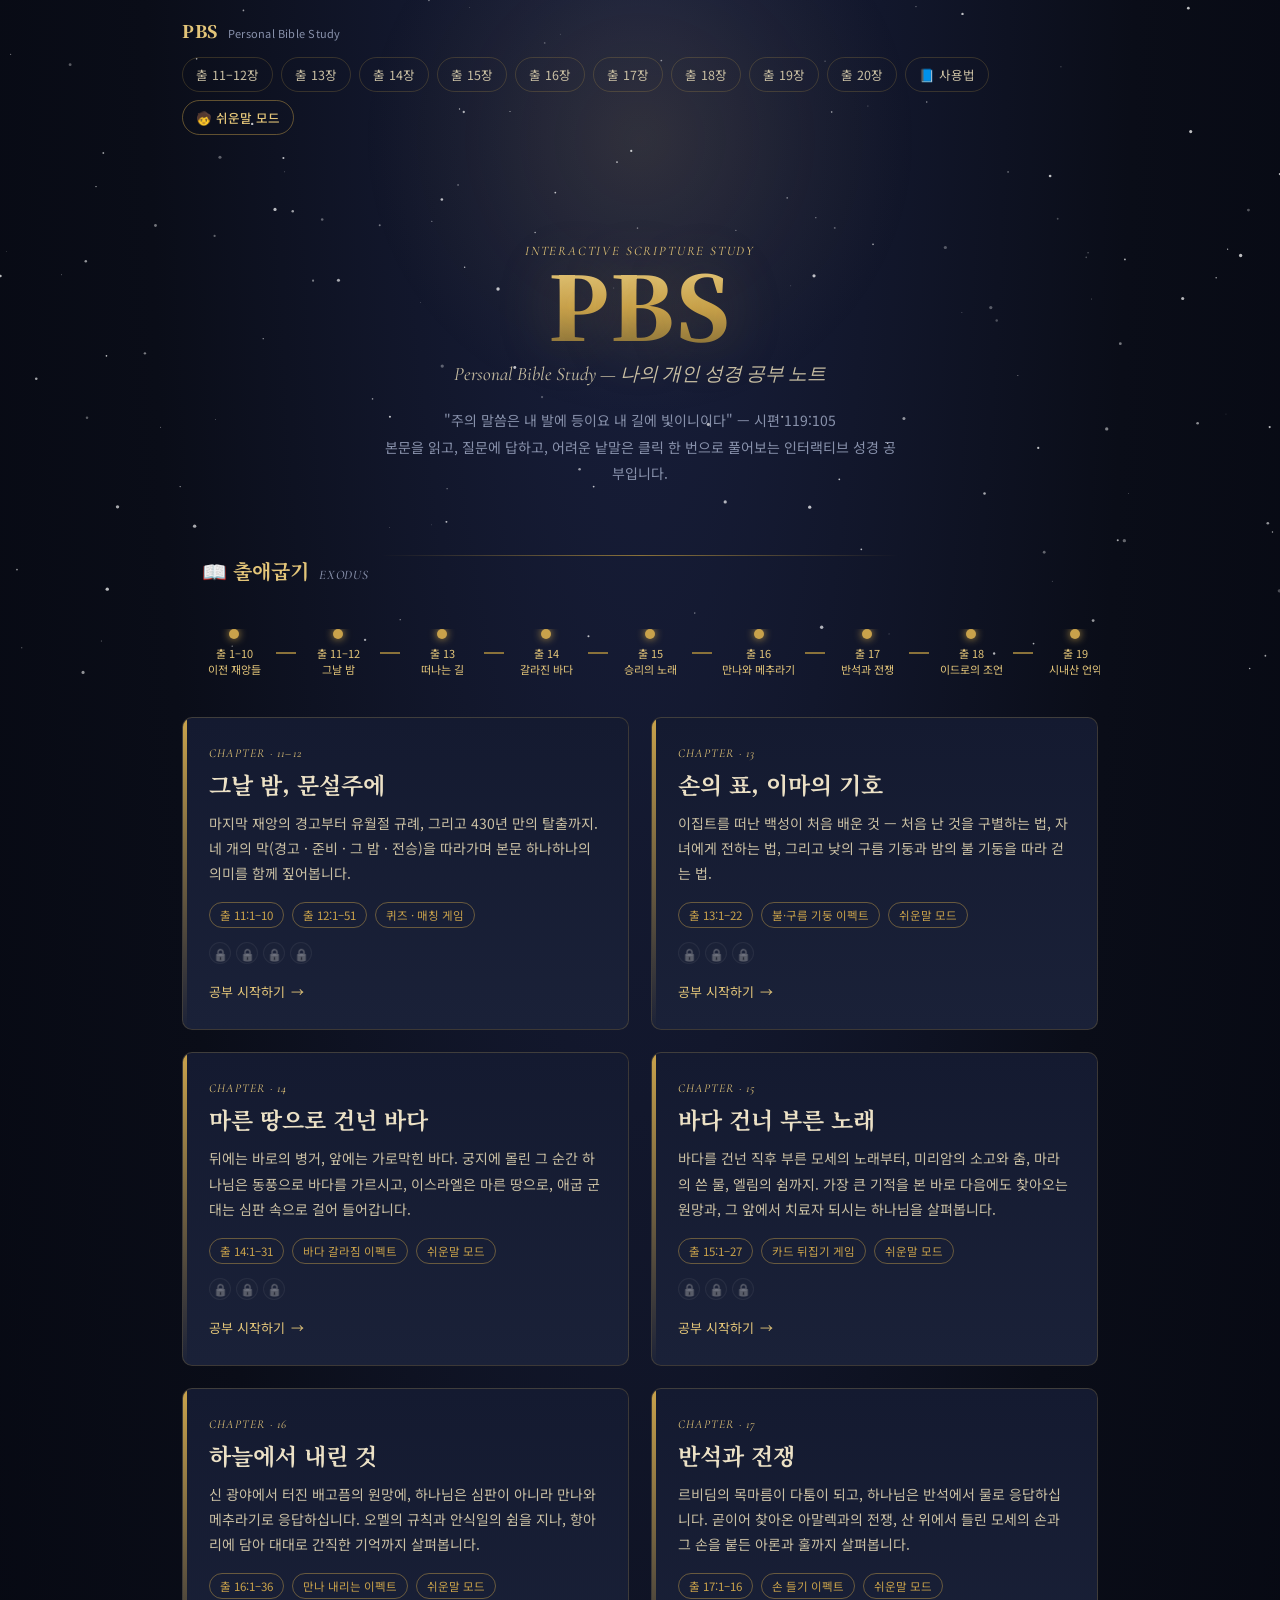
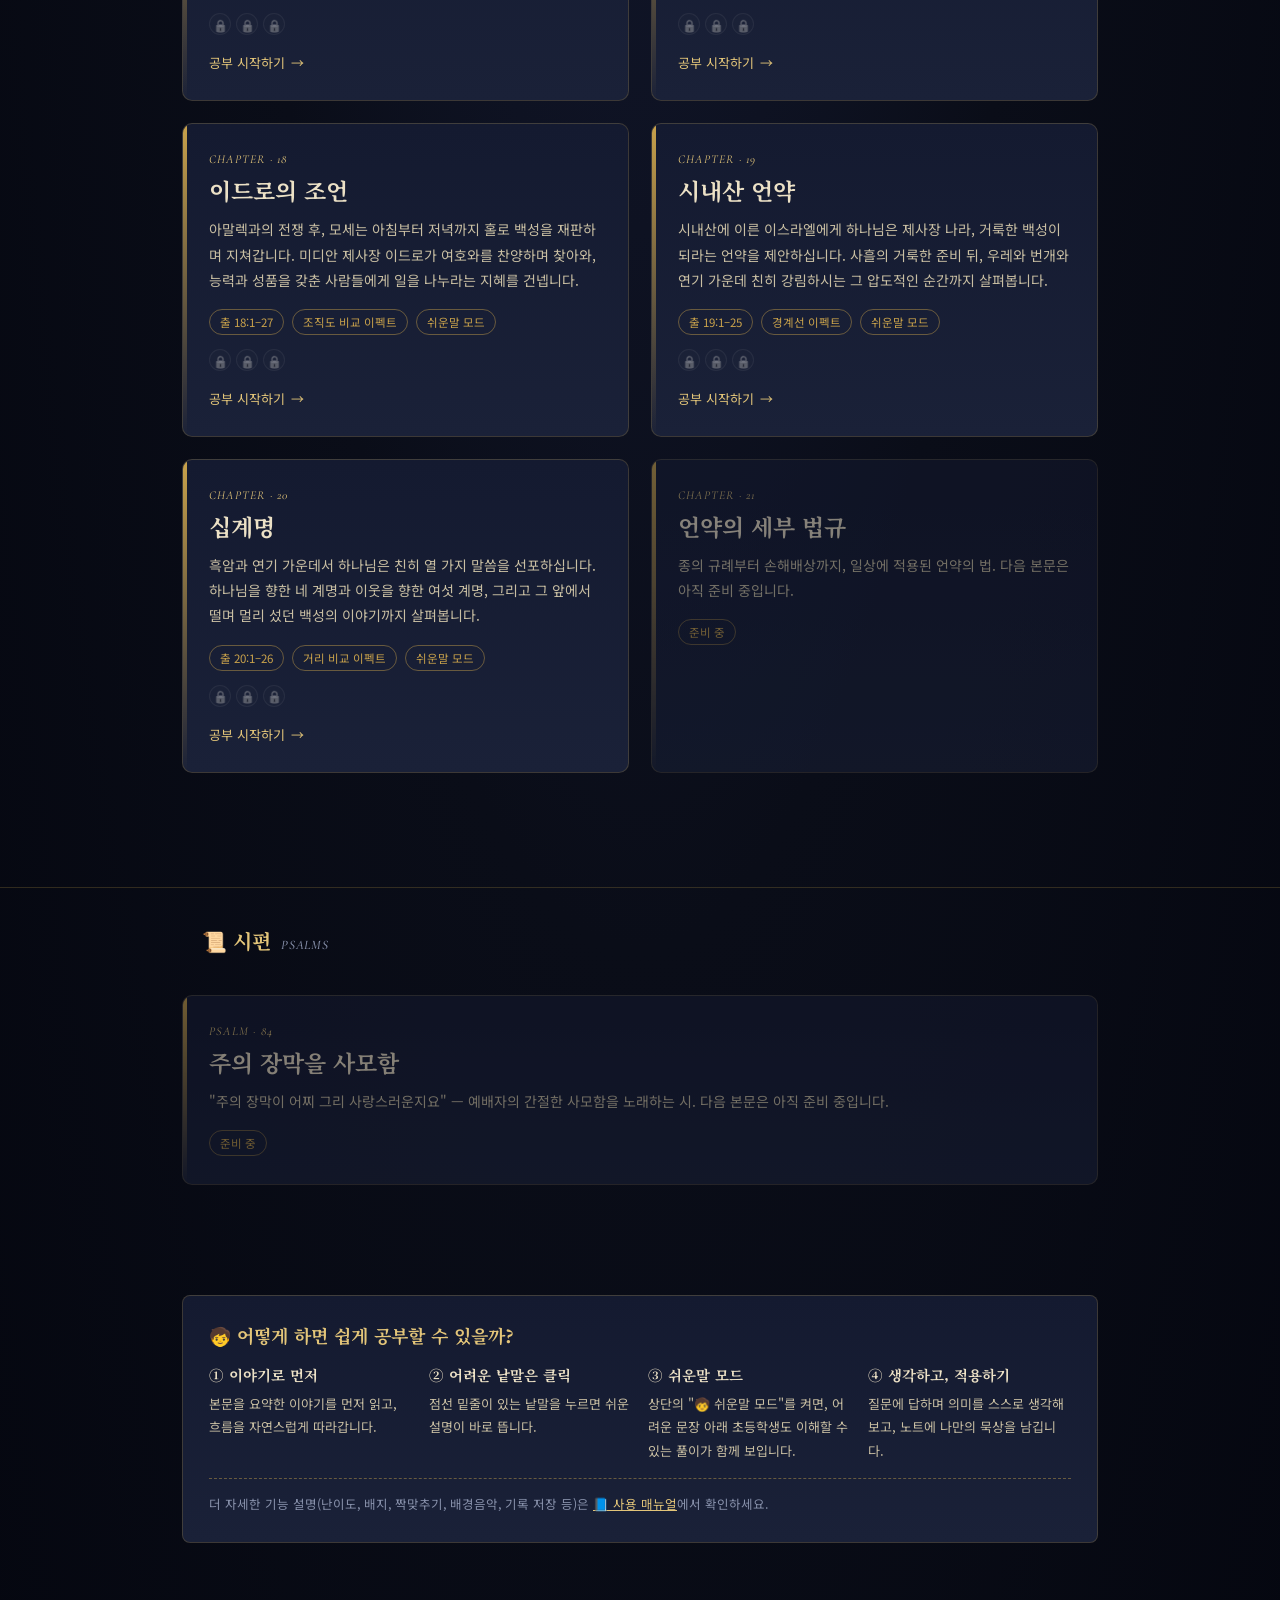
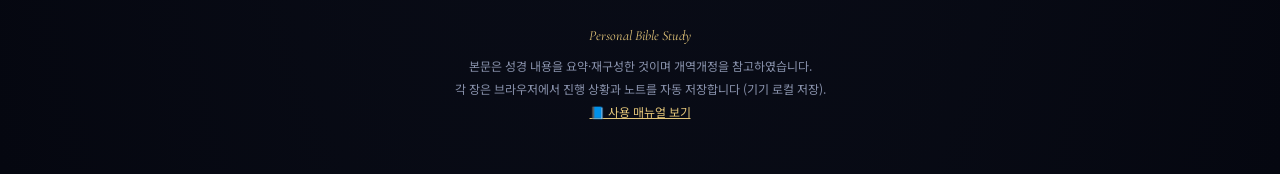
<file: index.html>
<!DOCTYPE html>
<html lang="ko">
<head>
<meta charset="UTF-8">
<meta name="viewport" content="width=device-width, initial-scale=1.0">
<title>PBS — Personal Bible Study</title>
<meta name="description" content="출애굽기와 시편을 재미있게, 초등학생도 이해할 수 있게 공부하는 인터랙티브 성경 공부 노트.">
<link rel="preconnect" href="https://fonts.googleapis.com">
<link href="https://fonts.googleapis.com/css2?family=Noto+Serif+KR:wght@400;600;700;900&family=Noto+Sans+KR:wght@300;400;500;700&family=Cormorant+Garamond:ital,wght@0,500;1,500&display=swap" rel="stylesheet">
<link rel="stylesheet" href="assets/pbs-theme.css">
<style>
  *{box-sizing:border-box;}
  html,body{margin:0;padding:0;}
  body{
    background:radial-gradient(ellipse at 50% -10%, #1a2140 0%, var(--night) 55%, #050710 100%);
    color:var(--parchment); font-family:'Noto Sans KR', sans-serif;
    min-height:100vh; overflow-x:hidden; position:relative;
  }
  #starfield{ height:100vh; }

  .pbs-hero{ padding-top:12vh; }
  .glow-orb{
    position:fixed; top:-140px; left:50%; transform:translateX(-50%);
    width:560px; height:560px; border-radius:50%;
    background:radial-gradient(circle, rgba(201,162,75,0.14) 0%, rgba(201,162,75,0.04) 45%, transparent 70%);
    pointer-events:none; z-index:0; animation: flicker 6s ease-in-out infinite;
  }
  @keyframes flicker{
    0%,100%{opacity:1;} 45%{opacity:0.85;} 50%{opacity:1;} 78%{opacity:0.9;}
  }

  .divider-line{
    position:relative; z-index:1; max-width:520px; margin:44px auto 0; height:1px;
    background:linear-gradient(90deg, transparent, var(--gold-dim), transparent);
  }

  .journey-strip{
    position:relative; z-index:1; max-width:920px; margin:44px auto 0; padding:0 22px;
    display:flex; align-items:center; gap:10px; overflow-x:auto;
  }
  .journey-node{
    flex:0 0 auto; display:flex; flex-direction:column; align-items:center; gap:6px;
    font-size:11px; color:var(--muted); min-width:64px; text-align:center;
  }
  .journey-node .jn-dot{ width:10px; height:10px; border-radius:50%; background:var(--line-strong); }
  .journey-node.done .jn-dot{ background:var(--gold); box-shadow:0 0 8px var(--gold); }
  .journey-node.done{ color:var(--gold-soft); }
  .journey-node.next .jn-dot{ background:var(--gold-dim); border:2px solid var(--gold); }
  .journey-line{ flex:1; height:2px; background:var(--line); min-width:20px; }
  .journey-line.done{ background:var(--gold-dim); }

  footer.pbs-foot{
    position:relative; z-index:1; text-align:center; padding:20px 22px 50px;
    font-size:12px; color:var(--muted); line-height:1.9;
  }
  footer.pbs-foot .verse{ font-family:'Cormorant Garamond', serif; font-style:italic; color:var(--gold-soft); font-size:14px; display:block; margin-bottom:6px; }

  .streak-banner{
    display:inline-flex; align-items:center; gap:8px; margin:18px auto 0; padding:8px 18px;
    border:1px solid rgba(202,110,60,0.5); border-radius:20px; background:rgba(202,110,60,0.1);
    color:#e3a878; font-size:13px; font-weight:500;
  }
  .pc-progress{ display:flex; flex-wrap:wrap; align-items:center; gap:8px; margin-top:14px; }
  .pc-progress .record-chip{
    font-size:11.5px; font-weight:500; padding:4px 11px; border-radius:16px;
    border:1px solid var(--gold-dim); color:var(--gold-soft); background:rgba(201,162,75,0.1);
  }
  .pc-progress .trophy-row{ display:flex; gap:5px; }
  .pc-progress .trophy-badge{
    width:22px; height:22px; border-radius:50%; display:flex; align-items:center; justify-content:center;
    font-size:12px; border:1px solid var(--gold-dim); background:rgba(201,162,75,0.12);
  }
  .pc-progress .trophy-badge.locked{ border-color:var(--line); background:rgba(255,255,255,0.02); opacity:0.45; filter:grayscale(1); }
  footer.pbs-foot a, .pm-more a{ color:var(--gold-soft); }
  .pm-more{ margin-top:16px; padding-top:14px; border-top:1px dashed var(--line-strong); font-size:12.5px; color:var(--muted); line-height:1.8; }

  .book-section{ position:relative; z-index:1; }
  .book-section + .book-section{ margin-top:14px; padding-top:38px; border-top:1px solid var(--line); }
  .book-heading{
    max-width:920px; margin:0 auto; padding:0 22px; display:flex; align-items:baseline; gap:10px;
    font-family:'Noto Serif KR', serif; font-weight:700; font-size:20px; color:var(--gold-soft);
  }
  .book-heading .book-heading-sub{
    font-family:'Cormorant Garamond', serif; font-style:italic; font-weight:500; letter-spacing:0.06em;
    text-transform:uppercase; font-size:13px; color:var(--muted);
  }
</style>
</head>
<body>

<div class="glow-orb"></div>
<canvas id="starfield" class="pbs-canvas-bg"></canvas>

<div id="pbsNavRoot"></div>

<header class="pbs-hero">
  <div class="eyebrow" style="display:flex; justify-content:center; gap:10px; font-family:'Cormorant Garamond', serif; font-style:italic; letter-spacing:0.14em; text-transform:uppercase; font-size:13px; color:var(--gold-soft);">
    Interactive Scripture Study
  </div>
  <h1 class="pbs-title">PBS</h1>
  <p class="pbs-sub">Personal Bible Study — 나의 개인 성경 공부 노트</p>
  <p class="pbs-verse">"주의 말씀은 내 발에 등이요 내 길에 빛이니이다" — 시편 119:105<br>
  본문을 읽고, 질문에 답하고, 어려운 낱말은 클릭 한 번으로 풀어보는 인터랙티브 성경 공부입니다.</p>
  <div id="streakBanner" class="streak-banner" style="display:none;"></div>
</header>

<div class="divider-line"></div>

<main>
<section class="book-section" data-book="exodus">
<h2 class="book-heading">📖 출애굽기 <span class="book-heading-sub">Exodus</span></h2>

<div class="journey-strip" aria-label="출애굽기 진행 지도">
  <div class="journey-node done"><span class="jn-dot"></span>출 1–10<br>이전 재앙들</div>
  <div class="journey-line done"></div>
  <div class="journey-node done"><span class="jn-dot"></span>출 11–12<br>그날 밤</div>
  <div class="journey-line done"></div>
  <div class="journey-node done"><span class="jn-dot"></span>출 13<br>떠나는 길</div>
  <div class="journey-line done"></div>
  <div class="journey-node done"><span class="jn-dot"></span>출 14<br>갈라진 바다</div>
  <div class="journey-line done"></div>
  <div class="journey-node done"><span class="jn-dot"></span>출 15<br>승리의 노래</div>
  <div class="journey-line done"></div>
  <div class="journey-node done"><span class="jn-dot"></span>출 16<br>만나와 메추라기</div>
  <div class="journey-line done"></div>
  <div class="journey-node done"><span class="jn-dot"></span>출 17<br>반석과 전쟁</div>
  <div class="journey-line done"></div>
  <div class="journey-node done"><span class="jn-dot"></span>출 18<br>이드로의 조언</div>
  <div class="journey-line done"></div>
  <div class="journey-node done"><span class="jn-dot"></span>출 19<br>시내산 언약</div>
  <div class="journey-line done"></div>
  <div class="journey-node done"><span class="jn-dot"></span>출 20<br>십계명</div>
</div>

<div class="pbs-cards">
  <a class="pbs-card" href="chapters/exodus-11-12.html" data-storage-id="exodusGame" data-badges="perfect_score,fast_finish,devoted,perfect_door">
    <div class="pc-eyebrow">Chapter · 11–12</div>
    <div class="pc-title">그날 밤, 문설주에</div>
    <p class="pc-desc">마지막 재앙의 경고부터 유월절 규례, 그리고 430년 만의 탈출까지.
    네 개의 막(경고 · 준비 · 그 밤 · 전승)을 따라가며 본문 하나하나의 의미를 함께 짚어봅니다.</p>
    <div class="pc-meta">
      <span class="pc-chip">출 11:1–10</span>
      <span class="pc-chip">출 12:1–51</span>
      <span class="pc-chip">퀴즈 · 매칭 게임</span>
    </div>
    <div class="pc-progress" data-progress></div>
    <div class="pc-cta">공부 시작하기 <span class="arrow">→</span></div>
  </a>

  <a class="pbs-card" href="chapters/exodus-13.html" data-storage-id="exodus13" data-badges="perfect_score,fast_finish,devoted">
    <div class="pc-eyebrow">Chapter · 13</div>
    <div class="pc-title">손의 표, 이마의 기호</div>
    <p class="pc-desc">이집트를 떠난 백성이 처음 배운 것 — 처음 난 것을 구별하는 법, 자녀에게 전하는 법,
    그리고 낮의 구름 기둥과 밤의 불 기둥을 따라 걷는 법.</p>
    <div class="pc-meta">
      <span class="pc-chip">출 13:1–22</span>
      <span class="pc-chip">불·구름 기둥 이펙트</span>
      <span class="pc-chip">쉬운말 모드</span>
    </div>
    <div class="pc-progress" data-progress></div>
    <div class="pc-cta">공부 시작하기 <span class="arrow">→</span></div>
  </a>

  <a class="pbs-card" href="chapters/exodus-14.html" data-storage-id="exodus14" data-badges="perfect_score,fast_finish,devoted">
    <div class="pc-eyebrow">Chapter · 14</div>
    <div class="pc-title">마른 땅으로 건넌 바다</div>
    <p class="pc-desc">뒤에는 바로의 병거, 앞에는 가로막힌 바다. 궁지에 몰린 그 순간 하나님은 동풍으로 바다를 가르시고,
    이스라엘은 마른 땅으로, 애굽 군대는 심판 속으로 걸어 들어갑니다.</p>
    <div class="pc-meta">
      <span class="pc-chip">출 14:1–31</span>
      <span class="pc-chip">바다 갈라짐 이펙트</span>
      <span class="pc-chip">쉬운말 모드</span>
    </div>
    <div class="pc-progress" data-progress></div>
    <div class="pc-cta">공부 시작하기 <span class="arrow">→</span></div>
  </a>

  <a class="pbs-card" href="chapters/exodus-15.html" data-storage-id="exodus15" data-badges="perfect_score,fast_finish,devoted">
    <div class="pc-eyebrow">Chapter · 15</div>
    <div class="pc-title">바다 건너 부른 노래</div>
    <p class="pc-desc">바다를 건넌 직후 부른 모세의 노래부터, 미리암의 소고와 춤, 마라의 쓴 물, 엘림의 쉼까지.
    가장 큰 기적을 본 바로 다음에도 찾아오는 원망과, 그 앞에서 치료자 되시는 하나님을 살펴봅니다.</p>
    <div class="pc-meta">
      <span class="pc-chip">출 15:1–27</span>
      <span class="pc-chip">카드 뒤집기 게임</span>
      <span class="pc-chip">쉬운말 모드</span>
    </div>
    <div class="pc-progress" data-progress></div>
    <div class="pc-cta">공부 시작하기 <span class="arrow">→</span></div>
  </a>

  <a class="pbs-card" href="chapters/exodus-16.html" data-storage-id="exodus16" data-badges="perfect_score,fast_finish,devoted">
    <div class="pc-eyebrow">Chapter · 16</div>
    <div class="pc-title">하늘에서 내린 것</div>
    <p class="pc-desc">신 광야에서 터진 배고픔의 원망에, 하나님은 심판이 아니라 만나와 메추라기로 응답하십니다.
    오멜의 규칙과 안식일의 쉼을 지나, 항아리에 담아 대대로 간직한 기억까지 살펴봅니다.</p>
    <div class="pc-meta">
      <span class="pc-chip">출 16:1–36</span>
      <span class="pc-chip">만나 내리는 이펙트</span>
      <span class="pc-chip">쉬운말 모드</span>
    </div>
    <div class="pc-progress" data-progress></div>
    <div class="pc-cta">공부 시작하기 <span class="arrow">→</span></div>
  </a>

  <a class="pbs-card" href="chapters/exodus-17.html" data-storage-id="exodus17" data-badges="perfect_score,fast_finish,devoted">
    <div class="pc-eyebrow">Chapter · 17</div>
    <div class="pc-title">반석과 전쟁</div>
    <p class="pc-desc">르비딤의 목마름이 다툼이 되고, 하나님은 반석에서 물로 응답하십니다.
    곧이어 찾아온 아말렉과의 전쟁, 산 위에서 들린 모세의 손과 그 손을 붙든 아론과 훌까지 살펴봅니다.</p>
    <div class="pc-meta">
      <span class="pc-chip">출 17:1–16</span>
      <span class="pc-chip">손 들기 이펙트</span>
      <span class="pc-chip">쉬운말 모드</span>
    </div>
    <div class="pc-progress" data-progress></div>
    <div class="pc-cta">공부 시작하기 <span class="arrow">→</span></div>
  </a>

  <a class="pbs-card" href="chapters/exodus-18.html" data-storage-id="exodus18" data-badges="perfect_score,fast_finish,devoted">
    <div class="pc-eyebrow">Chapter · 18</div>
    <div class="pc-title">이드로의 조언</div>
    <p class="pc-desc">아말렉과의 전쟁 후, 모세는 아침부터 저녁까지 홀로 백성을 재판하며 지쳐갑니다.
    미디안 제사장 이드로가 여호와를 찬양하며 찾아와, 능력과 성품을 갖춘 사람들에게 일을 나누라는 지혜를 건넵니다.</p>
    <div class="pc-meta">
      <span class="pc-chip">출 18:1–27</span>
      <span class="pc-chip">조직도 비교 이펙트</span>
      <span class="pc-chip">쉬운말 모드</span>
    </div>
    <div class="pc-progress" data-progress></div>
    <div class="pc-cta">공부 시작하기 <span class="arrow">→</span></div>
  </a>

  <a class="pbs-card" href="chapters/exodus-19.html" data-storage-id="exodus19" data-badges="perfect_score,fast_finish,devoted">
    <div class="pc-eyebrow">Chapter · 19</div>
    <div class="pc-title">시내산 언약</div>
    <p class="pc-desc">시내산에 이른 이스라엘에게 하나님은 제사장 나라, 거룩한 백성이 되라는 언약을 제안하십니다.
    사흘의 거룩한 준비 뒤, 우레와 번개와 연기 가운데 친히 강림하시는 그 압도적인 순간까지 살펴봅니다.</p>
    <div class="pc-meta">
      <span class="pc-chip">출 19:1–25</span>
      <span class="pc-chip">경계선 이펙트</span>
      <span class="pc-chip">쉬운말 모드</span>
    </div>
    <div class="pc-progress" data-progress></div>
    <div class="pc-cta">공부 시작하기 <span class="arrow">→</span></div>
  </a>

  <a class="pbs-card" href="chapters/exodus-20.html" data-storage-id="exodus20" data-badges="perfect_score,fast_finish,devoted">
    <div class="pc-eyebrow">Chapter · 20</div>
    <div class="pc-title">십계명</div>
    <p class="pc-desc">흑암과 연기 가운데서 하나님은 친히 열 가지 말씀을 선포하십니다.
    하나님을 향한 네 계명과 이웃을 향한 여섯 계명, 그리고 그 앞에서 떨며 멀리 섰던 백성의 이야기까지 살펴봅니다.</p>
    <div class="pc-meta">
      <span class="pc-chip">출 20:1–26</span>
      <span class="pc-chip">거리 비교 이펙트</span>
      <span class="pc-chip">쉬운말 모드</span>
    </div>
    <div class="pc-progress" data-progress></div>
    <div class="pc-cta">공부 시작하기 <span class="arrow">→</span></div>
  </a>

  <div class="pbs-card soon">
    <div class="pc-eyebrow">Chapter · 21</div>
    <div class="pc-title">언약의 세부 법규</div>
    <p class="pc-desc">종의 규례부터 손해배상까지, 일상에 적용된 언약의 법. 다음 본문은 아직 준비 중입니다.</p>
    <div class="pc-meta"><span class="pc-chip">준비 중</span></div>
  </div>
</div>
</section>

<section class="book-section" data-book="psalms">
<h2 class="book-heading">📜 시편 <span class="book-heading-sub">Psalms</span></h2>

<div class="pbs-cards">
  <div class="pbs-card soon">
    <div class="pc-eyebrow">Psalm · 84</div>
    <div class="pc-title">주의 장막을 사모함</div>
    <p class="pc-desc">"주의 장막이 어찌 그리 사랑스러운지요" — 예배자의 간절한 사모함을 노래하는 시. 다음 본문은 아직 준비 중입니다.</p>
    <div class="pc-meta"><span class="pc-chip">준비 중</span></div>
  </div>
</div>
</section>
</main>

<section class="pbs-method">
  <div class="pm-panel">
    <h3>🧒 어떻게 하면 쉽게 공부할 수 있을까?</h3>
    <div class="pm-steps">
      <div class="pm-step"><b>① 이야기로 먼저</b>본문을 요약한 이야기를 먼저 읽고, 흐름을 자연스럽게 따라갑니다.</div>
      <div class="pm-step"><b>② 어려운 낱말은 클릭</b>점선 밑줄이 있는 낱말을 누르면 쉬운 설명이 바로 뜹니다.</div>
      <div class="pm-step"><b>③ 쉬운말 모드</b>상단의 "🧒 쉬운말 모드"를 켜면, 어려운 문장 아래 초등학생도 이해할 수 있는 풀이가 함께 보입니다.</div>
      <div class="pm-step"><b>④ 생각하고, 적용하기</b>질문에 답하며 의미를 스스로 생각해보고, 노트에 나만의 묵상을 남깁니다.</div>
    </div>
    <div class="pm-more">더 자세한 기능 설명(난이도, 배지, 짝맞추기, 배경음악, 기록 저장 등)은 <a href="manual.html">📘 사용 매뉴얼</a>에서 확인하세요.</div>
  </div>
</section>

<footer class="pbs-foot">
  <span class="verse">Personal Bible Study</span>
  본문은 성경 내용을 요약·재구성한 것이며 개역개정을 참고하였습니다.<br>
  각 장은 브라우저에서 진행 상황과 노트를 자동 저장합니다 (기기 로컬 저장).<br>
  <a href="manual.html">📘 사용 매뉴얼 보기</a>
</footer>

<script src="assets/pbs-nav.js"></script>
<script src="assets/pbs-effects.js"></script>
<script src="assets/pbs-progress.js"></script>
<script>
  PBS_renderNav('index');
  PBS_startStarfield(document.getElementById('starfield'), { density: 140 });

  const streak = PBS_getStreak();
  if(streak.active && streak.count > 1){
    const banner = document.getElementById('streakBanner');
    banner.textContent = `🔥 ${streak.count}일 연속 학습 중이에요!`;
    banner.style.display = 'inline-flex';
  }

  document.querySelectorAll('.pbs-card[data-storage-id]').forEach(card=>{
    const storageId = card.dataset.storageId;
    const badgeIds = (card.dataset.badges||'').split(',').filter(Boolean);
    const best = PBS_getBest(storageId);
    let earned = [];
    try{ earned = JSON.parse(localStorage.getItem(storageId+'_badges_v1')||'[]'); }catch(e){}
    const box = card.querySelector('[data-progress]');
    if(!box) return;
    let html = '';
    if(best) html += `<span class="record-chip">🏆 최고 ${best.score}점</span>`;
    if(badgeIds.length){
      html += '<span class="trophy-row">' + badgeIds.map(id=>{
        const meta = PBS_BADGE_META[id] || {icon:'🏅', name:id};
        const got = earned.includes(id);
        return `<span class="trophy-badge${got?'':' locked'}" title="${got?meta.name:'미획득: '+meta.name}">${got?meta.icon:'🔒'}</span>`;
      }).join('') + '</span>';
    }
    box.innerHTML = html;
  });
</script>
</body>
</html>
</file>
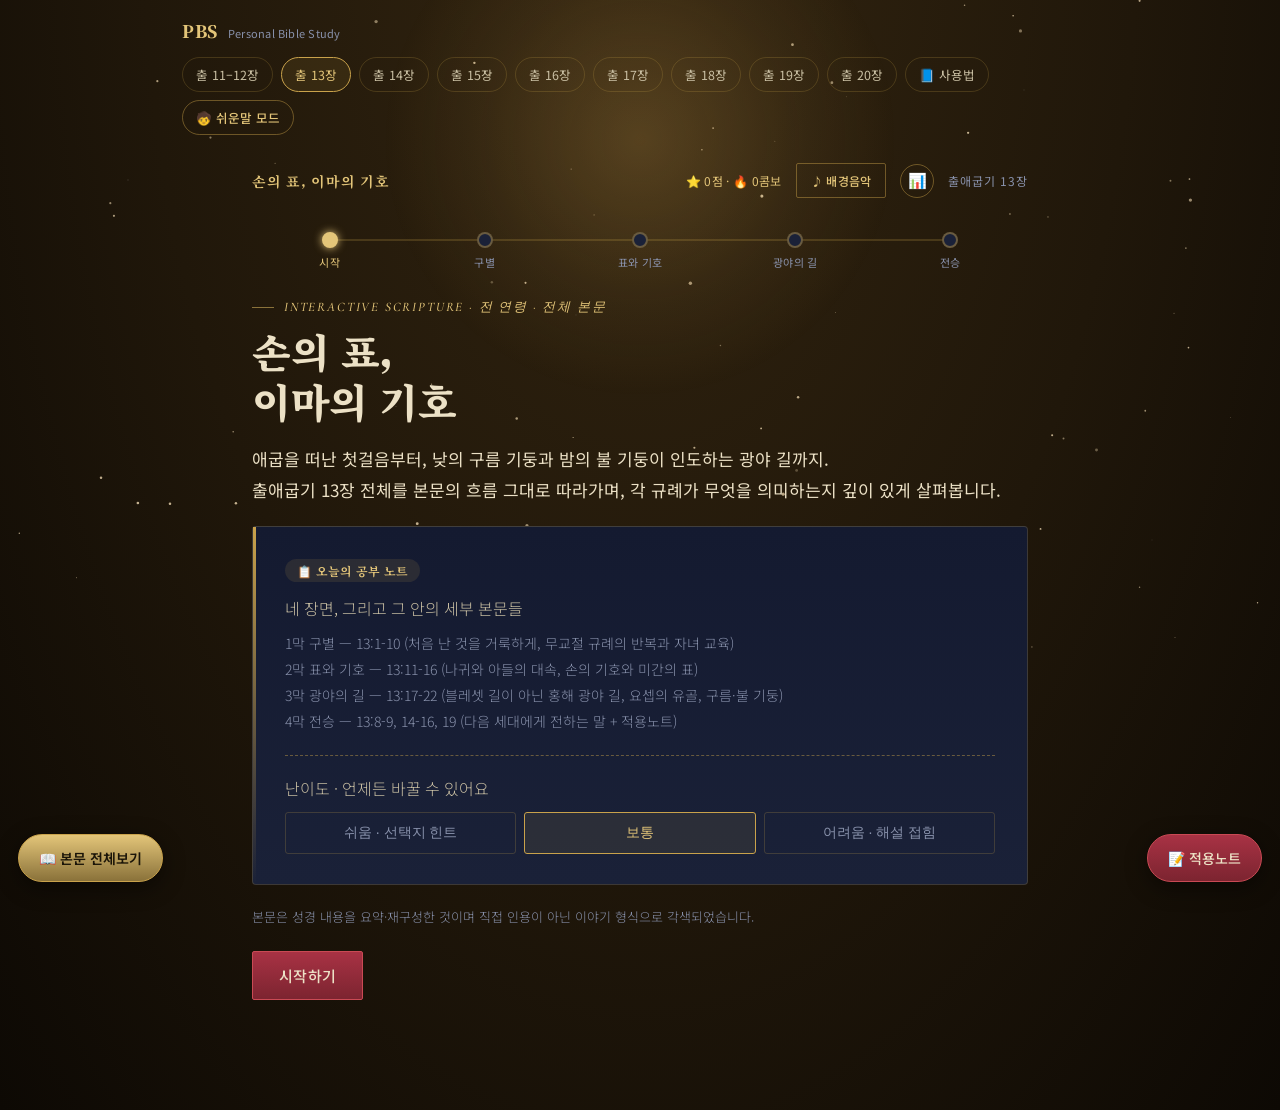
<file: exodus-13.html>
<!DOCTYPE html>
<html lang="ko">
<head>
<meta charset="UTF-8">
<meta name="viewport" content="width=device-width, initial-scale=1.0">
<title>손의 표, 이마의 기호 — 출애굽기 13장</title>
<meta name="description" content="출애굽기 13장을 초등학생도 이해할 수 있게 풀어주는 인터랙티브 성경 공부.">
<link rel="preconnect" href="https://fonts.googleapis.com">
<link href="https://fonts.googleapis.com/css2?family=Noto+Serif+KR:wght@400;600;700;900&family=Noto+Sans+KR:wght@300;400;500;700&family=Cormorant+Garamond:ital,wght@0,500;1,500&display=swap" rel="stylesheet">
<link rel="stylesheet" href="assets/pbs-theme.css">
<link rel="stylesheet" href="assets/pbs-study.css">
</head>
<body>
<script src="assets/pbs-nav.js"></script>
<script src="assets/pbs-glossary.js"></script>
<script src="assets/pbs-effects.js"></script>
<script src="assets/pbs-debug.js"></script>
<script src="assets/pbs-progress.js"></script>
<script src="assets/pbs-engine.js"></script>
<script src="assets/pbs-bible.js"></script>
<script src="data/exodus-13.js"></script>
<script>
  PBS_loadBibleText('assets/bible/출애굽기13장.txt')
    .then(function(verses){ window.EXODUS_13_DATA.chapters['13'].verses = verses; })
    .catch(function(err){ console.error(err); })
    .then(function(){ PBSStudy.init(window.EXODUS_13_DATA); });
</script>
</body>
</html>
</file>
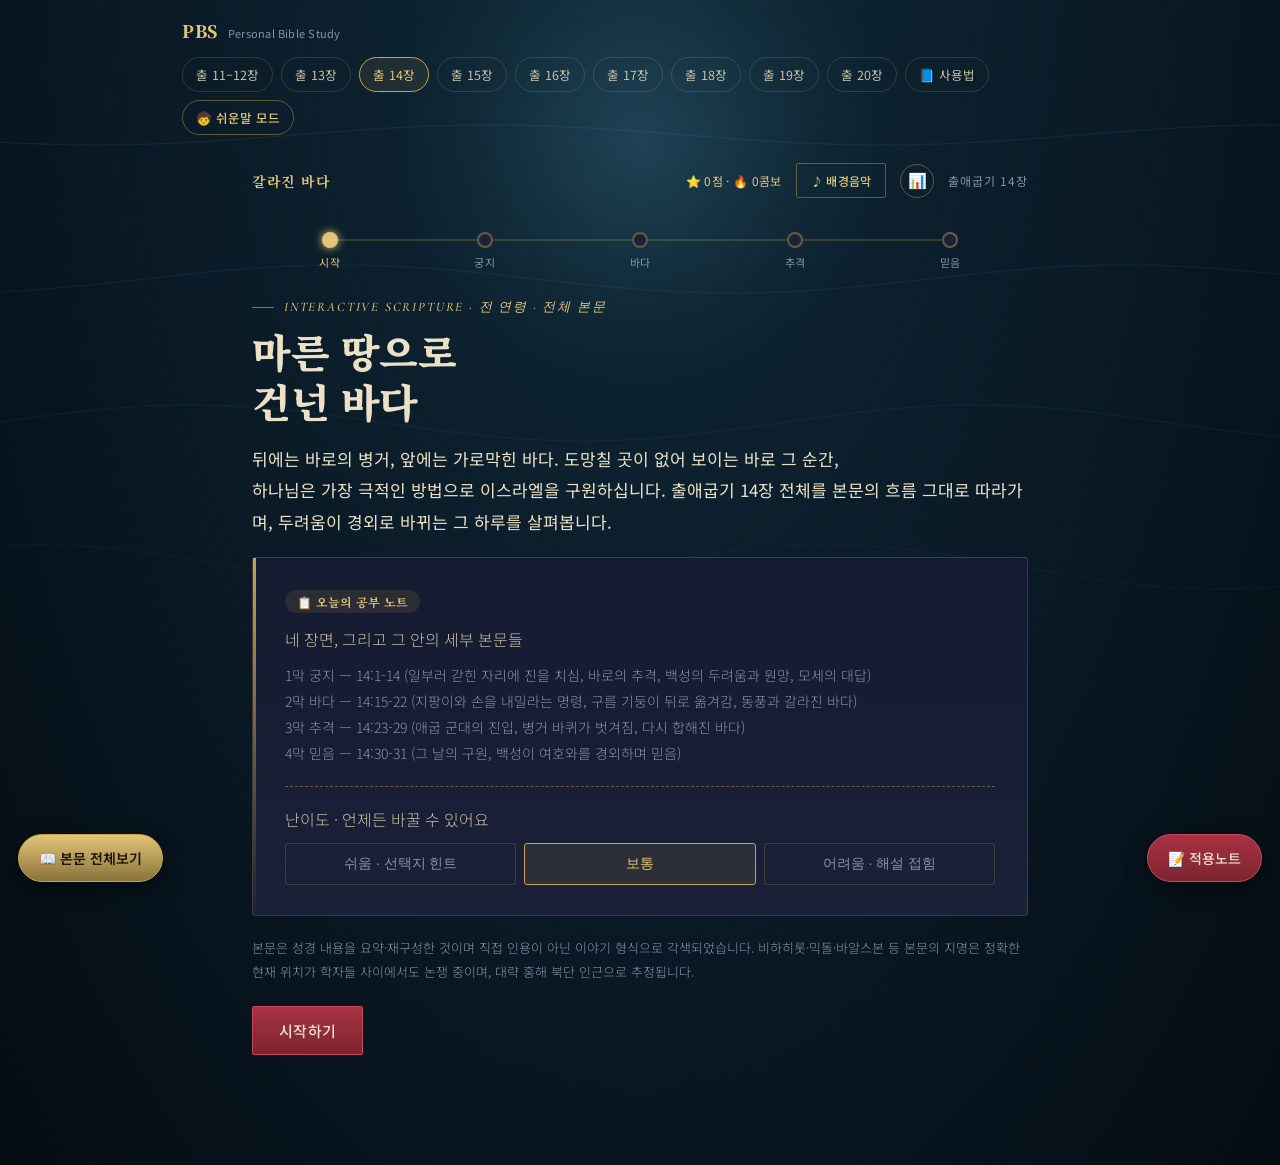
<file: exodus-14.html>
<!DOCTYPE html>
<html lang="ko">
<head>
<meta charset="UTF-8">
<meta name="viewport" content="width=device-width, initial-scale=1.0">
<title>마른 땅으로 건넌 바다 — 출애굽기 14장</title>
<meta name="description" content="출애굽기 14장을 초등학생도 이해할 수 있게 풀어주는 인터랙티브 성경 공부. 바다가 갈라지는 순간을 직접 눌러 열어볼 수 있어요.">
<link rel="preconnect" href="https://fonts.googleapis.com">
<link href="https://fonts.googleapis.com/css2?family=Noto+Serif+KR:wght@400;600;700;900&family=Noto+Sans+KR:wght@300;400;500;700&family=Cormorant+Garamond:ital,wght@0,500;1,500&display=swap" rel="stylesheet">
<link rel="stylesheet" href="assets/pbs-theme.css">
<link rel="stylesheet" href="assets/pbs-study.css">
</head>
<body>
<script src="assets/pbs-nav.js"></script>
<script src="assets/pbs-glossary.js"></script>
<script src="assets/pbs-effects.js"></script>
<script src="assets/pbs-debug.js"></script>
<script src="assets/pbs-progress.js"></script>
<script src="assets/pbs-engine.js"></script>
<script src="assets/pbs-bible.js"></script>
<script src="data/exodus-14.js"></script>
<script>
  PBS_loadBibleText('assets/bible/출애굽기14장.txt')
    .then(function(verses){ window.EXODUS_14_DATA.chapters['14'].verses = verses; })
    .catch(function(err){ console.error(err); })
    .then(function(){ PBSStudy.init(window.EXODUS_14_DATA); });
</script>
</body>
</html>
</file>
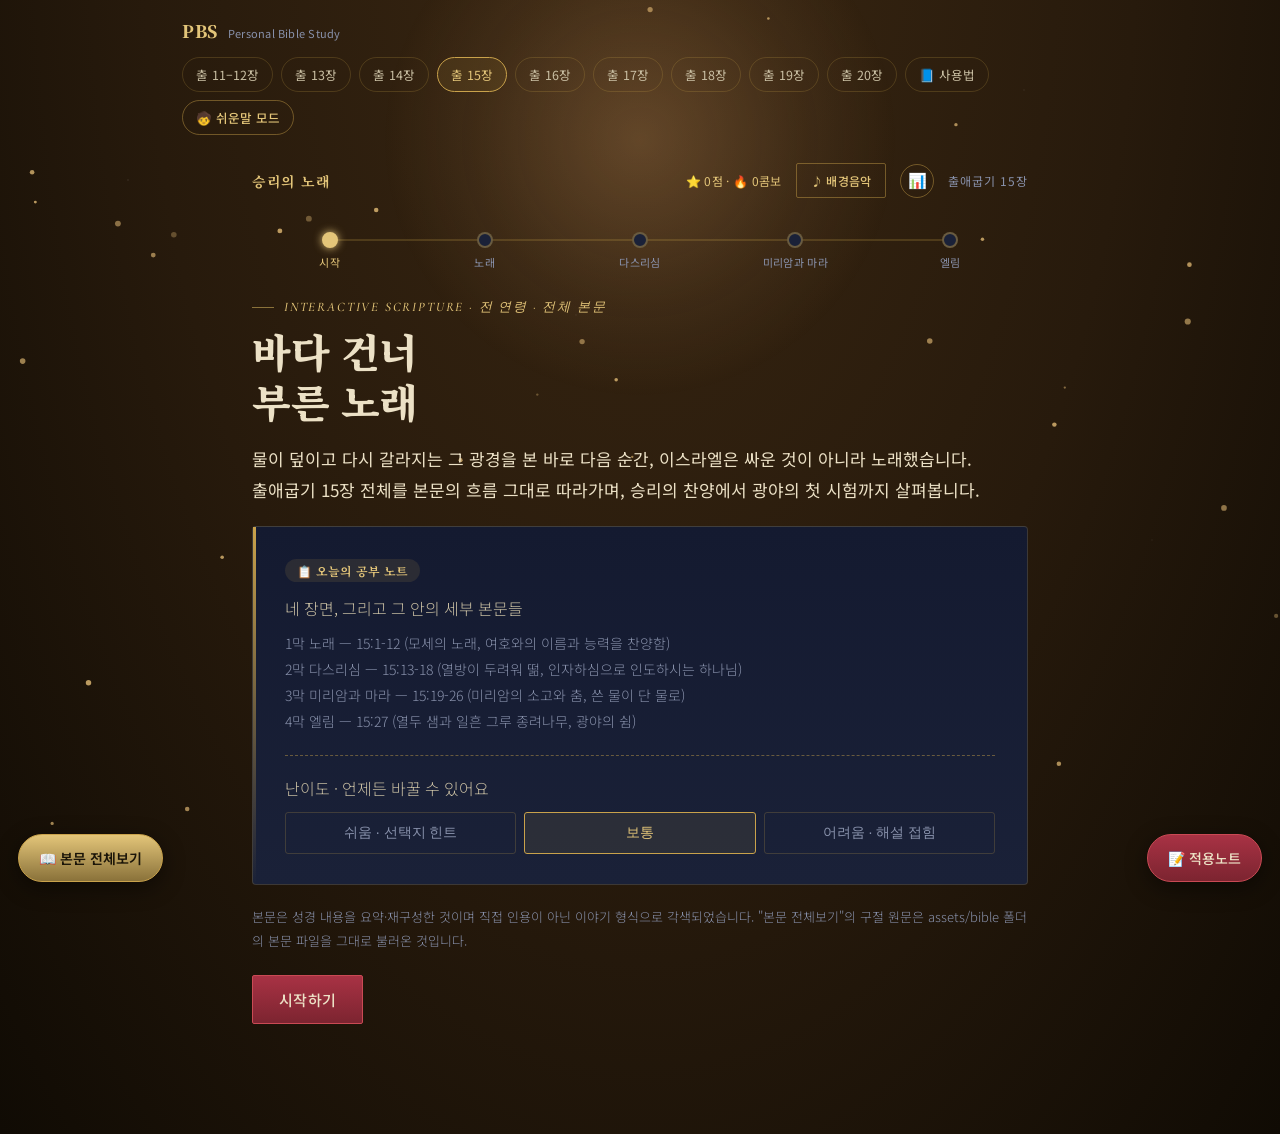
<file: exodus-15.html>
<!DOCTYPE html>
<html lang="ko">
<head>
<meta charset="UTF-8">
<meta name="viewport" content="width=device-width, initial-scale=1.0">
<title>바다 건너 부른 노래 — 출애굽기 15장</title>
<meta name="description" content="출애굽기 15장을 초등학생도 이해할 수 있게 풀어주는 인터랙티브 성경 공부. 모세의 노래, 미리암의 춤, 마라와 엘림까지.">
<link rel="preconnect" href="https://fonts.googleapis.com">
<link href="https://fonts.googleapis.com/css2?family=Noto+Serif+KR:wght@400;600;700;900&family=Noto+Sans+KR:wght@300;400;500;700&family=Cormorant+Garamond:ital,wght@0,500;1,500&display=swap" rel="stylesheet">
<link rel="stylesheet" href="assets/pbs-theme.css">
<link rel="stylesheet" href="assets/pbs-study.css">
</head>
<body>
<script src="assets/pbs-nav.js"></script>
<script src="assets/pbs-glossary.js"></script>
<script src="assets/pbs-effects.js"></script>
<script src="assets/pbs-debug.js"></script>
<script src="assets/pbs-progress.js"></script>
<script src="assets/pbs-engine.js"></script>
<script src="assets/pbs-bible.js"></script>
<script src="data/exodus-15.js"></script>
<script>
  PBS_loadBibleText('assets/bible/출애굽기15장.txt')
    .then(function(verses){
      window.EXODUS_15_DATA.chapters['15'].verses = verses;
    })
    .catch(function(err){
      console.error(err);
    })
    .then(function(){
      PBSStudy.init(window.EXODUS_15_DATA);
    });
</script>
</body>
</html>
</file>
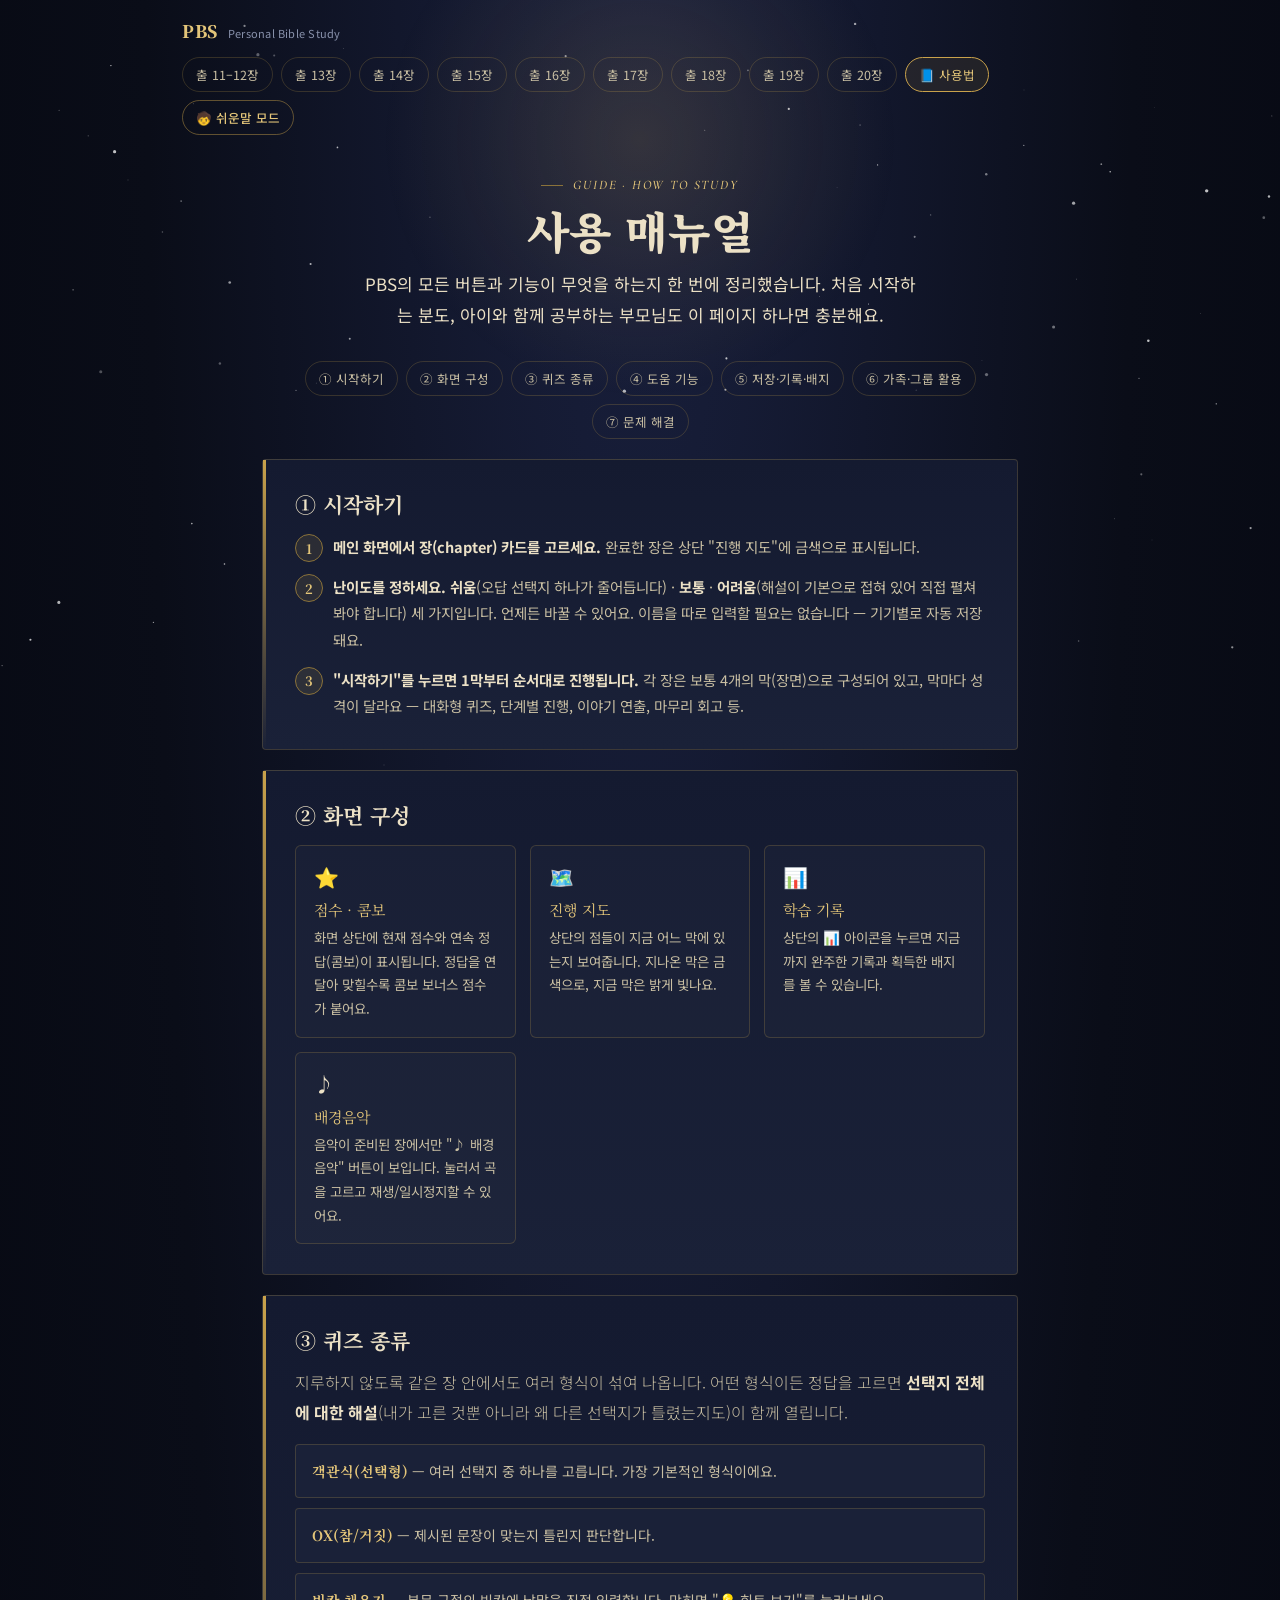
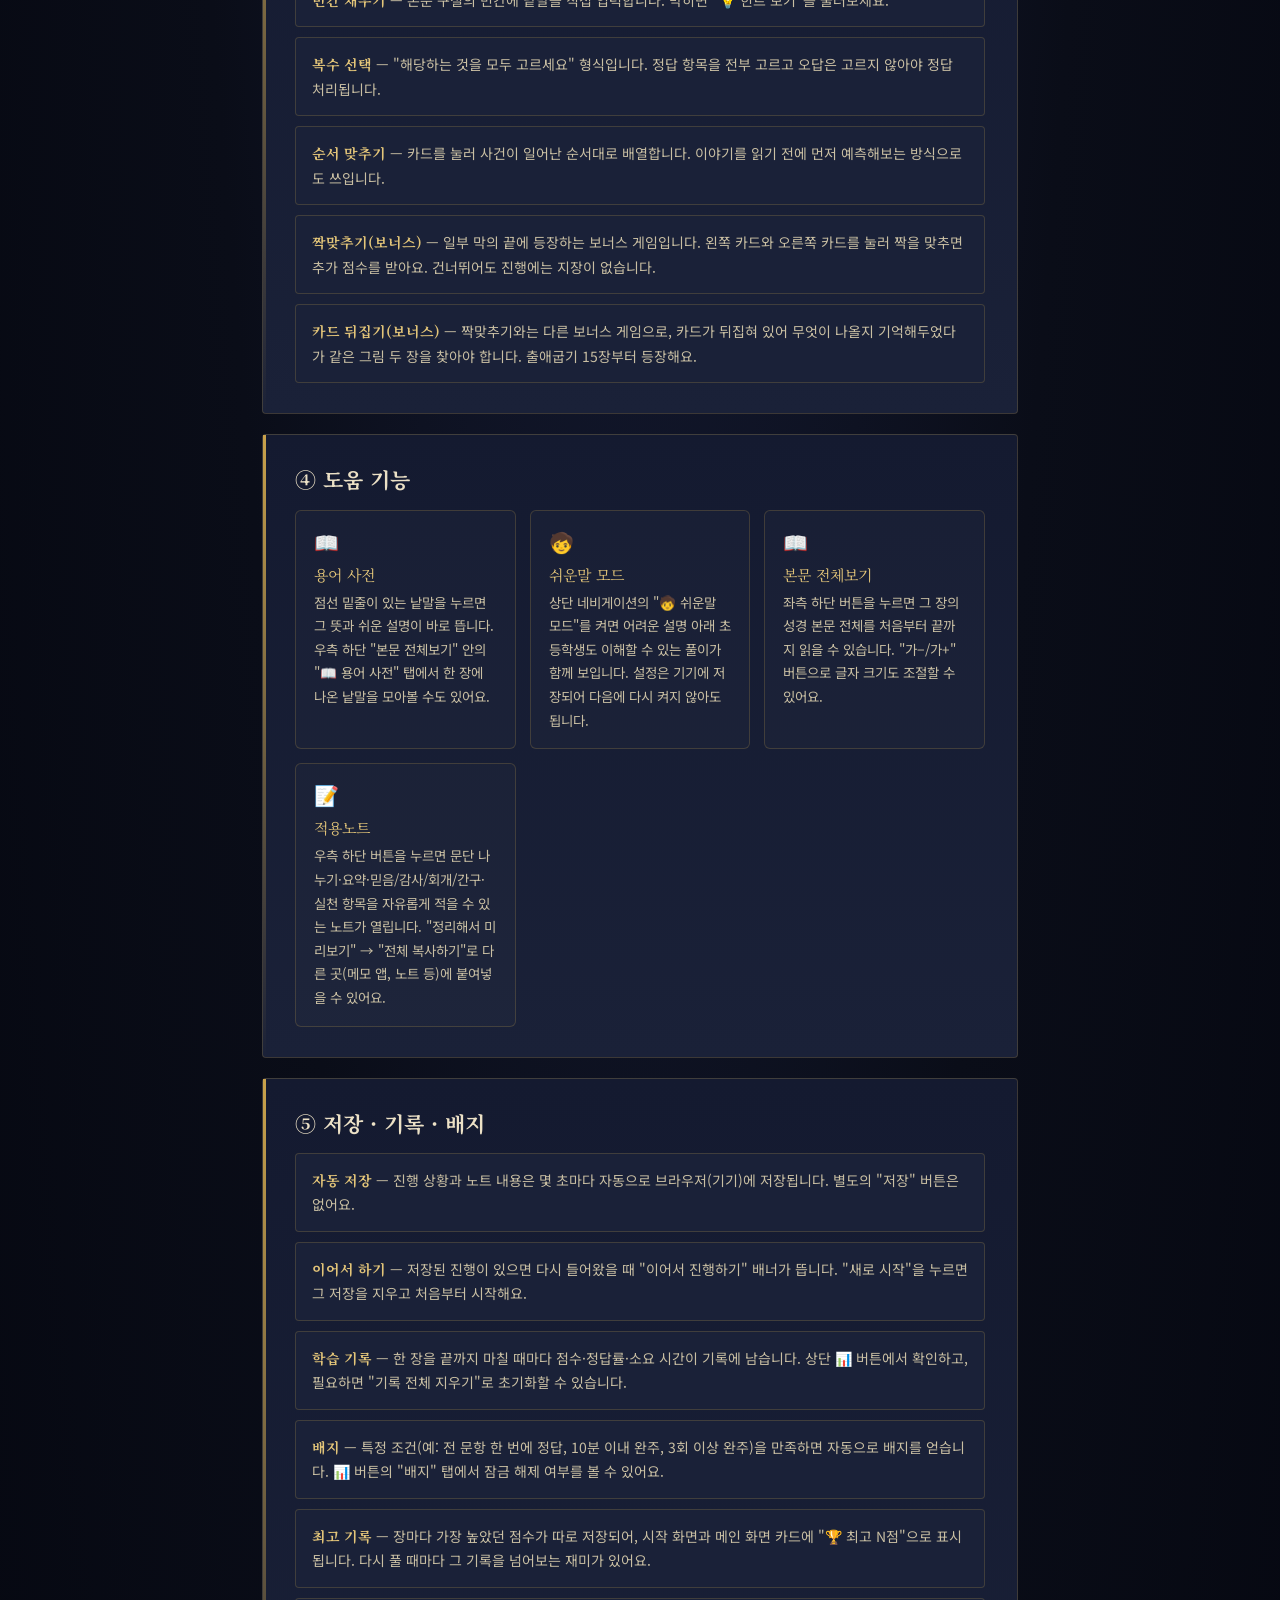
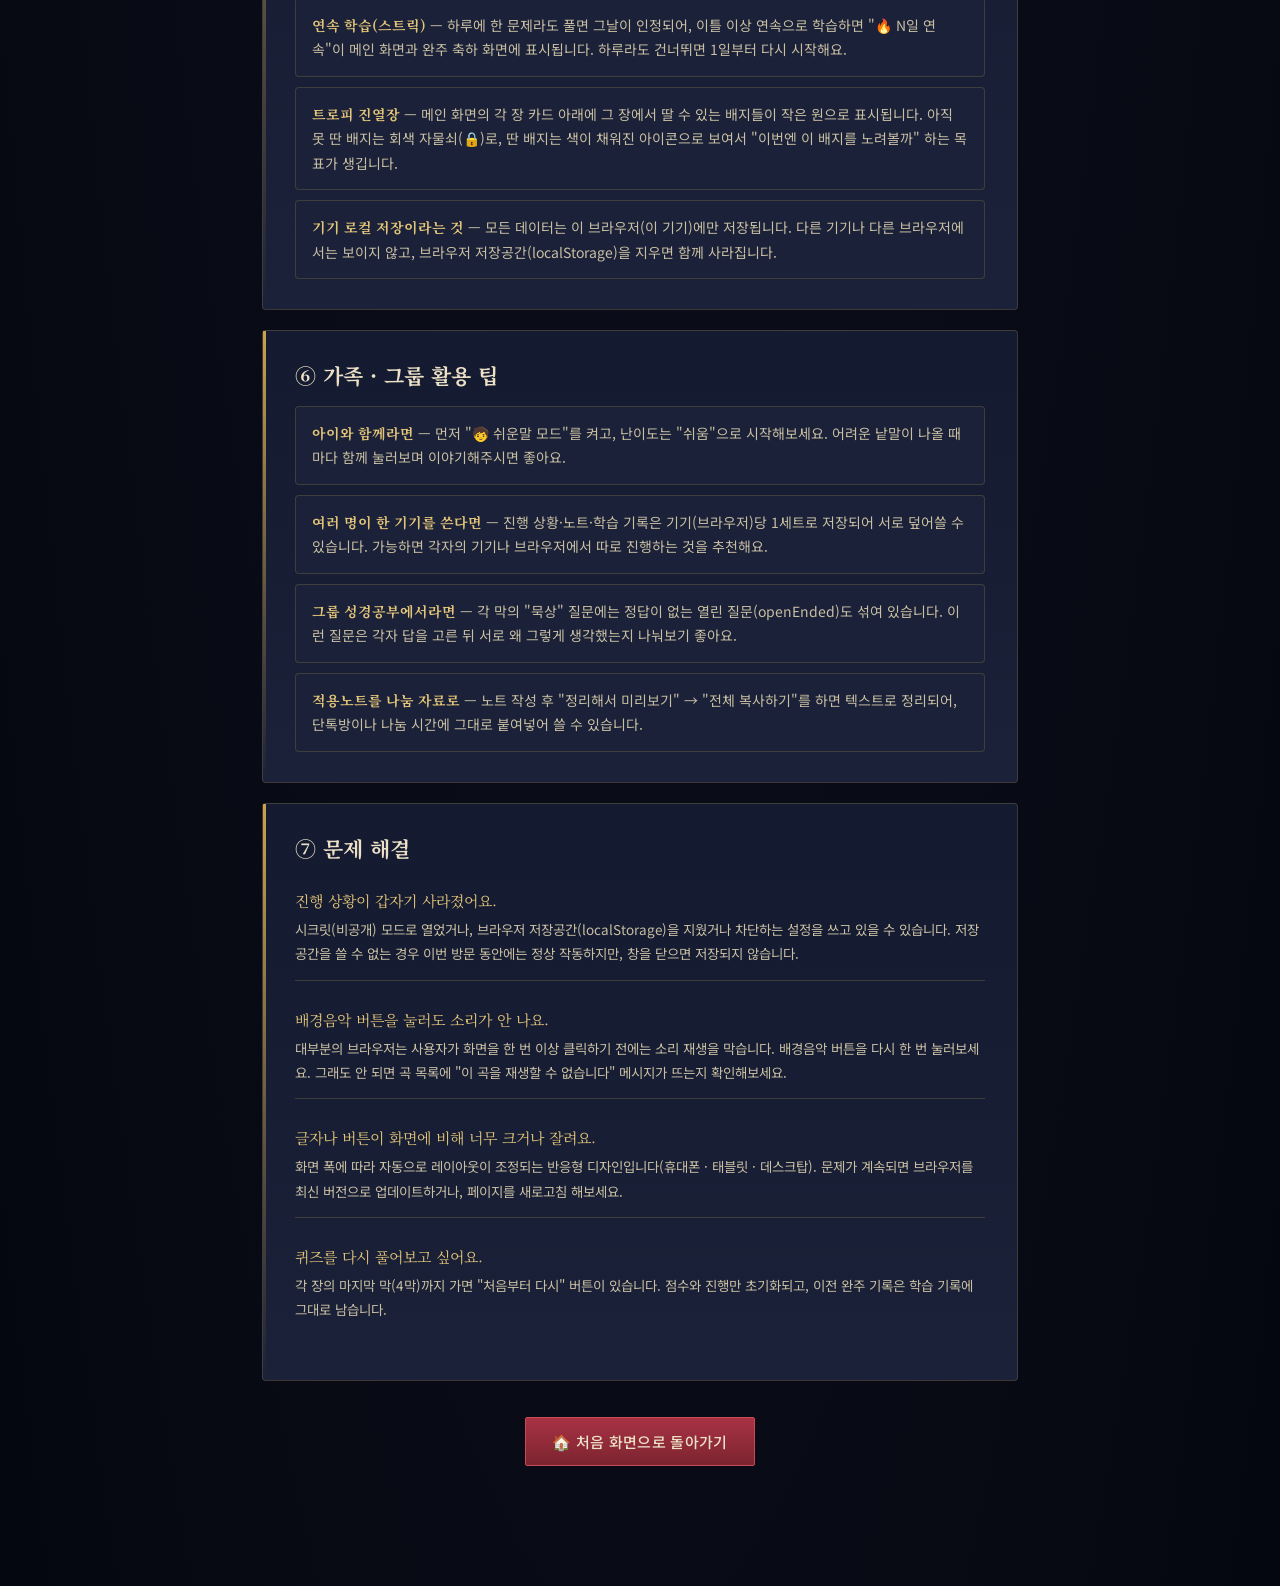
<file: manual.html>
<!DOCTYPE html>
<html lang="ko">
<head>
<meta charset="UTF-8">
<meta name="viewport" content="width=device-width, initial-scale=1.0">
<title>사용 매뉴얼 — PBS Personal Bible Study</title>
<meta name="description" content="PBS 인터랙티브 성경 공부의 모든 기능을 한눈에 — 난이도, 퀴즈 종류, 용어 사전, 쉬운말 모드, 적용노트, 배경음악, 학습 기록까지.">
<link rel="preconnect" href="https://fonts.googleapis.com">
<link href="https://fonts.googleapis.com/css2?family=Noto+Serif+KR:wght@400;600;700;900&family=Noto+Sans+KR:wght@300;400;500;700&family=Cormorant+Garamond:ital,wght@0,500;1,500&display=swap" rel="stylesheet">
<link rel="stylesheet" href="assets/pbs-theme.css">
<link rel="stylesheet" href="assets/pbs-study.css">
<style>
  .wrap{ max-width:820px; }
  .manual-hero{ text-align:center; padding:28px 0 8px; }
  .manual-hero .eyebrow{ justify-content:center; }
  .manual-hero .lede{ max-width:560px; margin:10px auto 0; text-align:center; }
  .manual-toc{ display:flex; flex-wrap:wrap; gap:8px; justify-content:center; margin:22px 0 10px; }
  .manual-toc a{
    font-size:12.5px; color:var(--parchment-dim); text-decoration:none;
    border:1px solid var(--line); border-radius:20px; padding:7px 13px; transition:all .2s ease;
  }
  .manual-toc a:hover{ border-color:var(--gold-dim); color:var(--parchment); background:rgba(201,162,75,0.08); }
  .m-section{ scroll-margin-top:24px; }
  .feature-grid{ display:grid; grid-template-columns:repeat(auto-fit, minmax(220px,1fr)); gap:14px; margin-top:16px; }
  .feature-card{
    background:rgba(255,255,255,0.02); border:1px solid var(--line); border-radius:6px; padding:16px 18px;
  }
  .feature-card .fc-icon{ font-size:20px; margin-bottom:8px; display:block; }
  .feature-card .fc-title{ font-family:'Noto Serif KR',serif; color:var(--gold-soft); font-size:15px; margin-bottom:6px; }
  .feature-card .fc-desc{ font-size:13.5px; line-height:1.75; color:var(--parchment-dim); }
  .kind-list{ margin:16px 0 0; padding:0; list-style:none; display:flex; flex-direction:column; gap:10px; }
  .kind-list li{
    background:var(--panel2); border:1px solid var(--line); border-radius:4px; padding:14px 16px;
    font-size:14px; line-height:1.75; color:var(--parchment-dim);
  }
  .kind-list b{ color:var(--gold-soft); font-family:'Noto Serif KR',serif; }
  .step-list{ counter-reset:m-step; list-style:none; margin:16px 0 0; padding:0; display:flex; flex-direction:column; gap:14px; }
  .step-list li{ position:relative; padding-left:38px; font-size:14.5px; line-height:1.8; color:var(--parchment-dim); }
  .step-list li::before{
    counter-increment:m-step; content:counter(m-step);
    position:absolute; left:0; top:0; width:26px; height:26px; border-radius:50%;
    background:rgba(201,162,75,0.12); border:1px solid var(--gold-dim); color:var(--gold-soft);
    display:flex; align-items:center; justify-content:center; font-family:'Noto Serif KR',serif; font-weight:700; font-size:13px;
  }
  .step-list b{ color:var(--parchment); }
  .faq-item{ margin:14px 0; padding:14px 0; border-bottom:1px solid var(--line); }
  .faq-item:last-child{ border-bottom:none; }
  .faq-item .faq-q{ color:var(--gold-soft); font-family:'Noto Serif KR',serif; font-size:15px; margin-bottom:6px; }
  .faq-item .faq-a{ font-size:13.5px; line-height:1.8; color:var(--parchment-dim); }
  .back-row{ margin:36px 0 10px; }
</style>
</head>
<body>
<canvas id="starfield" class="pbs-canvas-bg"></canvas>
<div id="lamp-glow"></div>
<div id="pbsNavRoot"></div>

<div class="wrap" style="padding-top:14px;">

  <header class="manual-hero">
    <div class="eyebrow">Guide · How to Study</div>
    <h1 class="title" style="font-size:clamp(30px,6vw,44px);">사용 매뉴얼</h1>
    <p class="lede">PBS의 모든 버튼과 기능이 무엇을 하는지 한 번에 정리했습니다.
      처음 시작하는 분도, 아이와 함께 공부하는 부모님도 이 페이지 하나면 충분해요.</p>
  </header>

  <nav class="manual-toc" aria-label="목차">
    <a href="#start">① 시작하기</a>
    <a href="#screen">② 화면 구성</a>
    <a href="#quiz">③ 퀴즈 종류</a>
    <a href="#help">④ 도움 기능</a>
    <a href="#save">⑤ 저장·기록·배지</a>
    <a href="#family">⑥ 가족·그룹 활용</a>
    <a href="#faq">⑦ 문제 해결</a>
  </nav>

  <section class="panel m-section" id="start">
    <h2 class="section-title" style="font-size:21px;">① 시작하기</h2>
    <ol class="step-list">
      <li><b>메인 화면에서 장(chapter) 카드를 고르세요.</b> 완료한 장은 상단 "진행 지도"에 금색으로 표시됩니다.</li>
      <li><b>난이도를 정하세요.</b> <b>쉬움</b>(오답 선택지 하나가 줄어듭니다) · <b>보통</b> · <b>어려움</b>(해설이 기본으로 접혀 있어 직접 펼쳐봐야 합니다) 세 가지입니다. 언제든 바꿀 수 있어요. 이름을 따로 입력할 필요는 없습니다 — 기기별로 자동 저장돼요.</li>
      <li><b>"시작하기"를 누르면 1막부터 순서대로 진행됩니다.</b> 각 장은 보통 4개의 막(장면)으로 구성되어 있고, 막마다 성격이 달라요 — 대화형 퀴즈, 단계별 진행, 이야기 연출, 마무리 회고 등.</li>
    </ol>
  </section>

  <section class="panel m-section" id="screen">
    <h2 class="section-title" style="font-size:21px;">② 화면 구성</h2>
    <div class="feature-grid">
      <div class="feature-card">
        <span class="fc-icon">⭐</span>
        <div class="fc-title">점수 · 콤보</div>
        <div class="fc-desc">화면 상단에 현재 점수와 연속 정답(콤보)이 표시됩니다. 정답을 연달아 맞힐수록 콤보 보너스 점수가 붙어요.</div>
      </div>
      <div class="feature-card">
        <span class="fc-icon">🗺️</span>
        <div class="fc-title">진행 지도</div>
        <div class="fc-desc">상단의 점들이 지금 어느 막에 있는지 보여줍니다. 지나온 막은 금색으로, 지금 막은 밝게 빛나요.</div>
      </div>
      <div class="feature-card">
        <span class="fc-icon">📊</span>
        <div class="fc-title">학습 기록</div>
        <div class="fc-desc">상단의 📊 아이콘을 누르면 지금까지 완주한 기록과 획득한 배지를 볼 수 있습니다.</div>
      </div>
      <div class="feature-card">
        <span class="fc-icon">♪</span>
        <div class="fc-title">배경음악</div>
        <div class="fc-desc">음악이 준비된 장에서만 "♪ 배경음악" 버튼이 보입니다. 눌러서 곡을 고르고 재생/일시정지할 수 있어요.</div>
      </div>
    </div>
  </section>

  <section class="panel m-section" id="quiz">
    <h2 class="section-title" style="font-size:21px;">③ 퀴즈 종류</h2>
    <p style="margin:0;">지루하지 않도록 같은 장 안에서도 여러 형식이 섞여 나옵니다. 어떤 형식이든 정답을 고르면
      <b style="color:var(--parchment);">선택지 전체에 대한 해설</b>(내가 고른 것뿐 아니라 왜 다른 선택지가 틀렸는지도)이 함께 열립니다.</p>
    <ul class="kind-list">
      <li><b>객관식(선택형)</b> — 여러 선택지 중 하나를 고릅니다. 가장 기본적인 형식이에요.</li>
      <li><b>OX(참/거짓)</b> — 제시된 문장이 맞는지 틀린지 판단합니다.</li>
      <li><b>빈칸 채우기</b> — 본문 구절의 빈칸에 낱말을 직접 입력합니다. 막히면 "💡 힌트 보기"를 눌러보세요.</li>
      <li><b>복수 선택</b> — "해당하는 것을 모두 고르세요" 형식입니다. 정답 항목을 전부 고르고 오답은 고르지 않아야 정답 처리됩니다.</li>
      <li><b>순서 맞추기</b> — 카드를 눌러 사건이 일어난 순서대로 배열합니다. 이야기를 읽기 전에 먼저 예측해보는 방식으로도 쓰입니다.</li>
      <li><b>짝맞추기(보너스)</b> — 일부 막의 끝에 등장하는 보너스 게임입니다. 왼쪽 카드와 오른쪽 카드를 눌러 짝을 맞추면 추가 점수를 받아요. 건너뛰어도 진행에는 지장이 없습니다.</li>
      <li><b>카드 뒤집기(보너스)</b> — 짝맞추기와는 다른 보너스 게임으로, 카드가 뒤집혀 있어 무엇이 나올지 기억해두었다가 같은 그림 두 장을 찾아야 합니다. 출애굽기 15장부터 등장해요.</li>
    </ul>
  </section>

  <section class="panel m-section" id="help">
    <h2 class="section-title" style="font-size:21px;">④ 도움 기능</h2>
    <div class="feature-grid">
      <div class="feature-card">
        <span class="fc-icon">📖</span>
        <div class="fc-title">용어 사전</div>
        <div class="fc-desc">점선 밑줄이 있는 낱말을 누르면 그 뜻과 쉬운 설명이 바로 뜹니다. 우측 하단 "본문 전체보기" 안의 "📖 용어 사전" 탭에서 한 장에 나온 낱말을 모아볼 수도 있어요.</div>
      </div>
      <div class="feature-card">
        <span class="fc-icon">🧒</span>
        <div class="fc-title">쉬운말 모드</div>
        <div class="fc-desc">상단 네비게이션의 "🧒 쉬운말 모드"를 켜면 어려운 설명 아래 초등학생도 이해할 수 있는 풀이가 함께 보입니다. 설정은 기기에 저장되어 다음에 다시 켜지 않아도 됩니다.</div>
      </div>
      <div class="feature-card">
        <span class="fc-icon">📖</span>
        <div class="fc-title">본문 전체보기</div>
        <div class="fc-desc">좌측 하단 버튼을 누르면 그 장의 성경 본문 전체를 처음부터 끝까지 읽을 수 있습니다. "가−/가+" 버튼으로 글자 크기도 조절할 수 있어요.</div>
      </div>
      <div class="feature-card">
        <span class="fc-icon">📝</span>
        <div class="fc-title">적용노트</div>
        <div class="fc-desc">우측 하단 버튼을 누르면 문단 나누기·요약·믿음/감사/회개/간구·실천 항목을 자유롭게 적을 수 있는 노트가 열립니다. "정리해서 미리보기" → "전체 복사하기"로 다른 곳(메모 앱, 노트 등)에 붙여넣을 수 있어요.</div>
      </div>
    </div>
  </section>

  <section class="panel m-section" id="save">
    <h2 class="section-title" style="font-size:21px;">⑤ 저장 · 기록 · 배지</h2>
    <ul class="kind-list">
      <li><b>자동 저장</b> — 진행 상황과 노트 내용은 몇 초마다 자동으로 브라우저(기기)에 저장됩니다. 별도의 "저장" 버튼은 없어요.</li>
      <li><b>이어서 하기</b> — 저장된 진행이 있으면 다시 들어왔을 때 "이어서 진행하기" 배너가 뜹니다. "새로 시작"을 누르면 그 저장을 지우고 처음부터 시작해요.</li>
      <li><b>학습 기록</b> — 한 장을 끝까지 마칠 때마다 점수·정답률·소요 시간이 기록에 남습니다. 상단 📊 버튼에서 확인하고, 필요하면 "기록 전체 지우기"로 초기화할 수 있습니다.</li>
      <li><b>배지</b> — 특정 조건(예: 전 문항 한 번에 정답, 10분 이내 완주, 3회 이상 완주)을 만족하면 자동으로 배지를 얻습니다. 📊 버튼의 "배지" 탭에서 잠금 해제 여부를 볼 수 있어요.</li>
      <li><b>최고 기록</b> — 장마다 가장 높았던 점수가 따로 저장되어, 시작 화면과 메인 화면 카드에 "🏆 최고 N점"으로 표시됩니다. 다시 풀 때마다 그 기록을 넘어보는 재미가 있어요.</li>
      <li><b>연속 학습(스트릭)</b> — 하루에 한 문제라도 풀면 그날이 인정되어, 이틀 이상 연속으로 학습하면 "🔥 N일 연속"이 메인 화면과 완주 축하 화면에 표시됩니다. 하루라도 건너뛰면 1일부터 다시 시작해요.</li>
      <li><b>트로피 진열장</b> — 메인 화면의 각 장 카드 아래에 그 장에서 딸 수 있는 배지들이 작은 원으로 표시됩니다. 아직 못 딴 배지는 회색 자물쇠(🔒)로, 딴 배지는 색이 채워진 아이콘으로 보여서 "이번엔 이 배지를 노려볼까" 하는 목표가 생깁니다.</li>
      <li><b>기기 로컬 저장이라는 것</b> — 모든 데이터는 이 브라우저(이 기기)에만 저장됩니다. 다른 기기나 다른 브라우저에서는 보이지 않고, 브라우저 저장공간(localStorage)을 지우면 함께 사라집니다.</li>
    </ul>
  </section>

  <section class="panel m-section" id="family">
    <h2 class="section-title" style="font-size:21px;">⑥ 가족 · 그룹 활용 팁</h2>
    <ul class="kind-list">
      <li><b>아이와 함께라면</b> — 먼저 "🧒 쉬운말 모드"를 켜고, 난이도는 "쉬움"으로 시작해보세요. 어려운 낱말이 나올 때마다 함께 눌러보며 이야기해주시면 좋아요.</li>
      <li><b>여러 명이 한 기기를 쓴다면</b> — 진행 상황·노트·학습 기록은 기기(브라우저)당 1세트로 저장되어 서로 덮어쓸 수 있습니다. 가능하면 각자의 기기나 브라우저에서 따로 진행하는 것을 추천해요.</li>
      <li><b>그룹 성경공부에서라면</b> — 각 막의 "묵상" 질문에는 정답이 없는 열린 질문(openEnded)도 섞여 있습니다. 이런 질문은 각자 답을 고른 뒤 서로 왜 그렇게 생각했는지 나눠보기 좋아요.</li>
      <li><b>적용노트를 나눔 자료로</b> — 노트 작성 후 "정리해서 미리보기" → "전체 복사하기"를 하면 텍스트로 정리되어, 단톡방이나 나눔 시간에 그대로 붙여넣어 쓸 수 있습니다.</li>
    </ul>
  </section>

  <section class="panel m-section" id="faq">
    <h2 class="section-title" style="font-size:21px;">⑦ 문제 해결</h2>
    <div class="faq-item">
      <div class="faq-q">진행 상황이 갑자기 사라졌어요.</div>
      <div class="faq-a">시크릿(비공개) 모드로 열었거나, 브라우저 저장공간(localStorage)을 지웠거나 차단하는 설정을 쓰고 있을 수 있습니다. 저장공간을 쓸 수 없는 경우 이번 방문 동안에는 정상 작동하지만, 창을 닫으면 저장되지 않습니다.</div>
    </div>
    <div class="faq-item">
      <div class="faq-q">배경음악 버튼을 눌러도 소리가 안 나요.</div>
      <div class="faq-a">대부분의 브라우저는 사용자가 화면을 한 번 이상 클릭하기 전에는 소리 재생을 막습니다. 배경음악 버튼을 다시 한 번 눌러보세요. 그래도 안 되면 곡 목록에 "이 곡을 재생할 수 없습니다" 메시지가 뜨는지 확인해보세요.</div>
    </div>
    <div class="faq-item">
      <div class="faq-q">글자나 버튼이 화면에 비해 너무 크거나 잘려요.</div>
      <div class="faq-a">화면 폭에 따라 자동으로 레이아웃이 조정되는 반응형 디자인입니다(휴대폰 · 태블릿 · 데스크탑). 문제가 계속되면 브라우저를 최신 버전으로 업데이트하거나, 페이지를 새로고침 해보세요.</div>
    </div>
    <div class="faq-item">
      <div class="faq-q">퀴즈를 다시 풀어보고 싶어요.</div>
      <div class="faq-a">각 장의 마지막 막(4막)까지 가면 "처음부터 다시" 버튼이 있습니다. 점수와 진행만 초기화되고, 이전 완주 기록은 학습 기록에 그대로 남습니다.</div>
    </div>
  </section>

  <div class="back-row" style="text-align:center;">
    <a class="btn btn-primary" href="index.html">🏠 처음 화면으로 돌아가기</a>
  </div>

</div>

<script src="assets/pbs-nav.js"></script>
<script src="assets/pbs-effects.js"></script>
<script>
  PBS_renderNav('manual');
  PBS_startStarfield(document.getElementById('starfield'), { density: 90 });
</script>
</body>
</html>
</file>
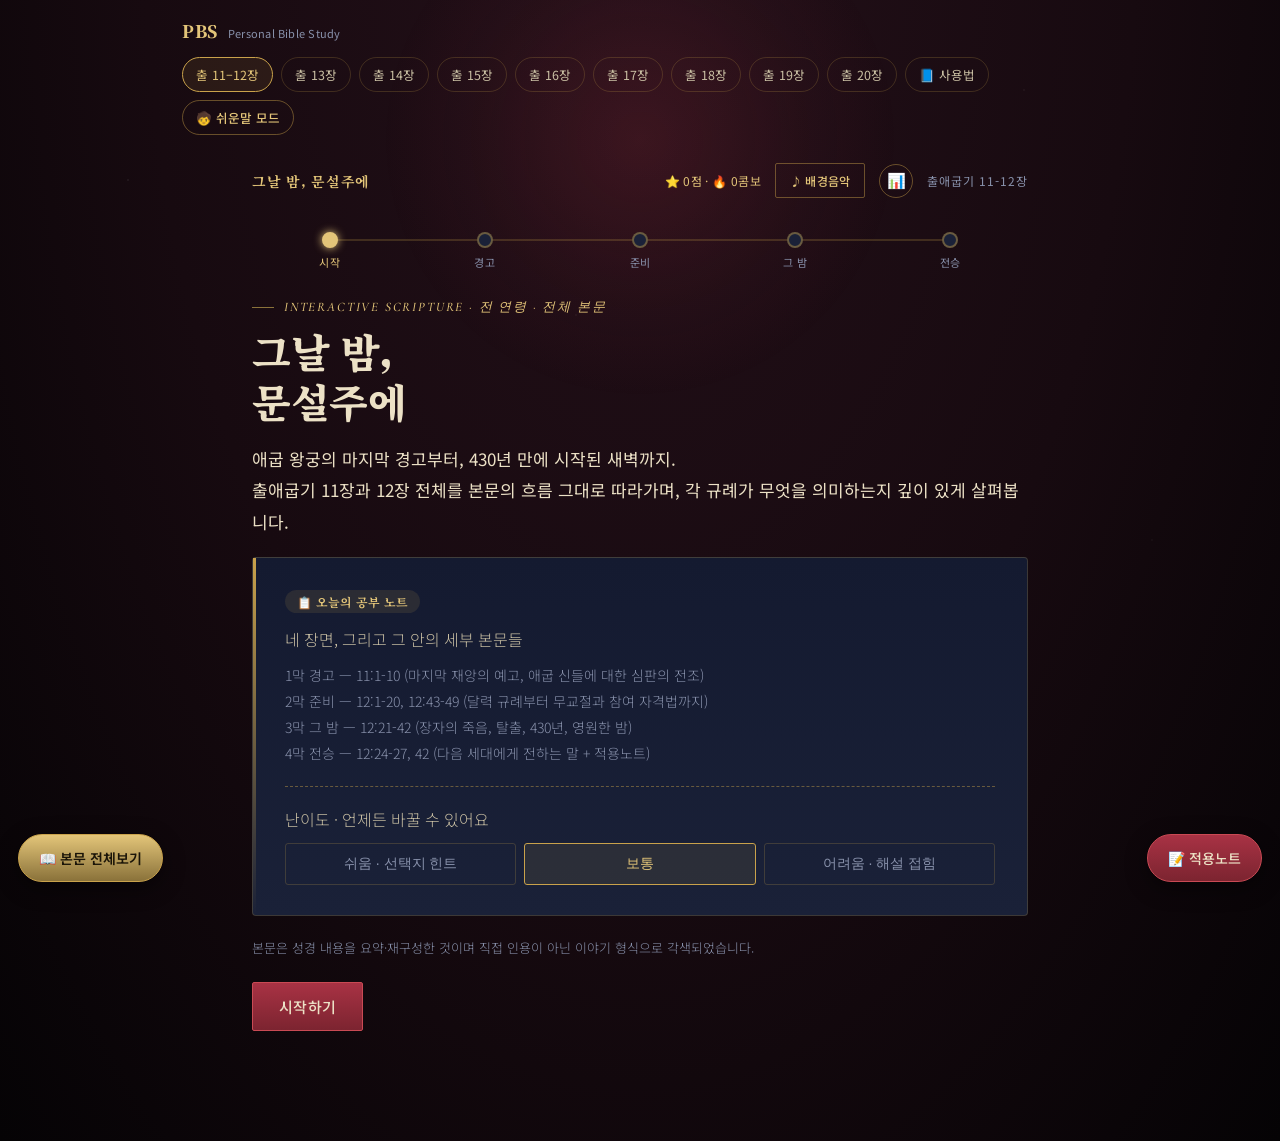
<file: chapters/exodus-11-12.html>
<!DOCTYPE html>
<html lang="ko">
<head>
<meta charset="UTF-8">
<meta name="viewport" content="width=device-width, initial-scale=1.0">
<title>그날 밤, 문설주에 — 출애굽기 11-12장</title>
<meta name="description" content="출애굽기 11-12장을 초등학생도 이해할 수 있게 풀어주는 인터랙티브 성경 공부.">
<link rel="preconnect" href="https://fonts.googleapis.com">
<link href="https://fonts.googleapis.com/css2?family=Noto+Serif+KR:wght@400;600;700;900&family=Noto+Sans+KR:wght@300;400;500;700&family=Cormorant+Garamond:ital,wght@0,500;1,500&display=swap" rel="stylesheet">
<link rel="stylesheet" href="../assets/pbs-theme.css">
<link rel="stylesheet" href="../assets/pbs-study.css">
</head>
<body>
<script src="../assets/pbs-nav.js"></script>
<script src="../assets/pbs-glossary.js"></script>
<script src="../assets/pbs-effects.js"></script>
<script src="../assets/pbs-debug.js"></script>
<script src="../assets/pbs-progress.js"></script>
<script src="../assets/pbs-engine.js"></script>
<script src="../assets/pbs-bible.js"></script>
<script src="../data/exodus-11-12.js"></script>
<script>
  Promise.all([
    PBS_loadBibleText('../assets/bible/출애굽기11장.txt').then(function(verses){ window.EXODUS_1112_DATA.chapters['11'].verses = verses; }),
    PBS_loadBibleText('../assets/bible/출애굽기12장.txt').then(function(verses){ window.EXODUS_1112_DATA.chapters['12'].verses = verses; })
  ])
    .catch(function(err){ console.error(err); })
    .then(function(){ PBSStudy.init(window.EXODUS_1112_DATA); });
</script>
</body>
</html>
</file>
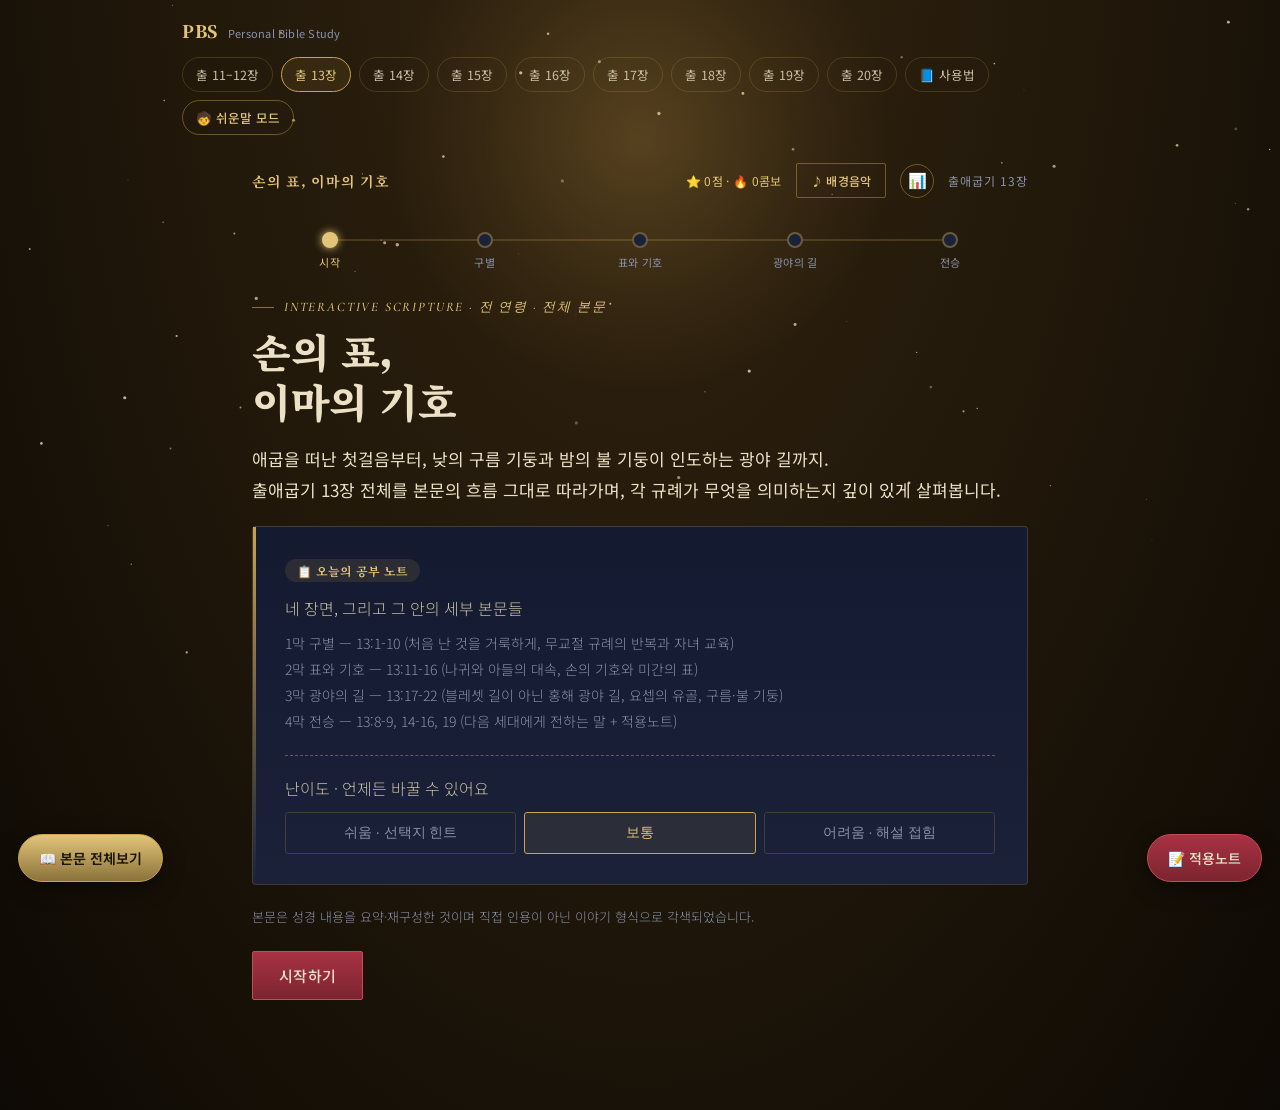
<file: chapters/exodus-13.html>
<!DOCTYPE html>
<html lang="ko">
<head>
<meta charset="UTF-8">
<meta name="viewport" content="width=device-width, initial-scale=1.0">
<title>손의 표, 이마의 기호 — 출애굽기 13장</title>
<meta name="description" content="출애굽기 13장을 초등학생도 이해할 수 있게 풀어주는 인터랙티브 성경 공부.">
<link rel="preconnect" href="https://fonts.googleapis.com">
<link href="https://fonts.googleapis.com/css2?family=Noto+Serif+KR:wght@400;600;700;900&family=Noto+Sans+KR:wght@300;400;500;700&family=Cormorant+Garamond:ital,wght@0,500;1,500&display=swap" rel="stylesheet">
<link rel="stylesheet" href="../assets/pbs-theme.css">
<link rel="stylesheet" href="../assets/pbs-study.css">
</head>
<body>
<script src="../assets/pbs-nav.js"></script>
<script src="../assets/pbs-glossary.js"></script>
<script src="../assets/pbs-effects.js"></script>
<script src="../assets/pbs-debug.js"></script>
<script src="../assets/pbs-progress.js"></script>
<script src="../assets/pbs-engine.js"></script>
<script src="../assets/pbs-bible.js"></script>
<script src="../data/exodus-13.js"></script>
<script>
  PBS_loadBibleText('../assets/bible/출애굽기13장.txt')
    .then(function(verses){ window.EXODUS_13_DATA.chapters['13'].verses = verses; })
    .catch(function(err){ console.error(err); })
    .then(function(){ PBSStudy.init(window.EXODUS_13_DATA); });
</script>
</body>
</html>
</file>
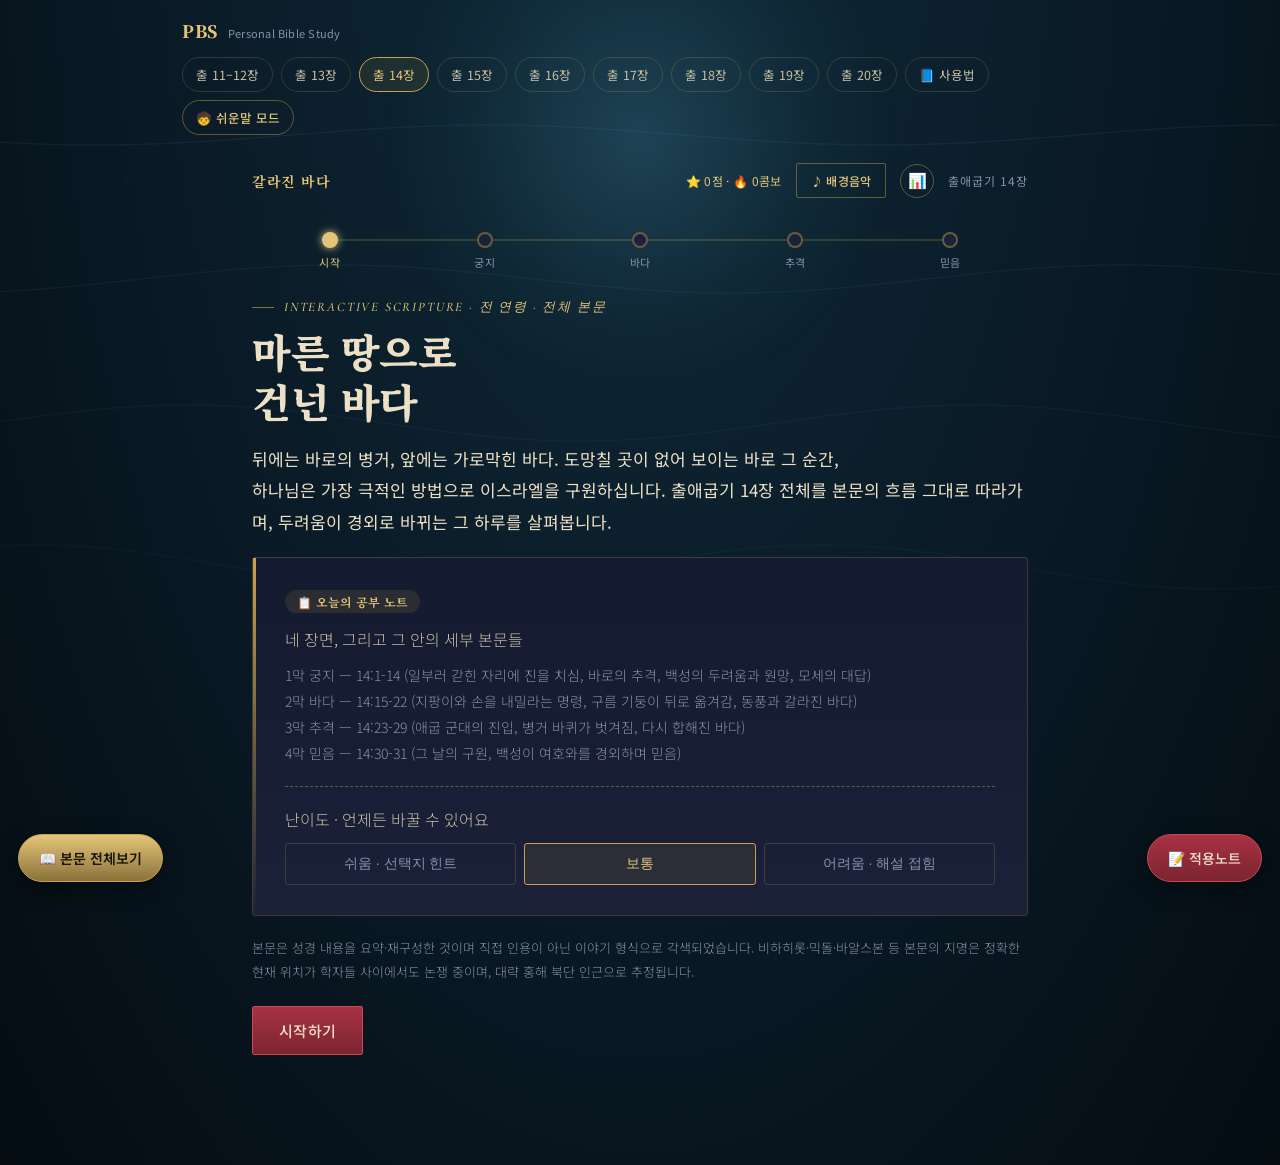
<file: chapters/exodus-14.html>
<!DOCTYPE html>
<html lang="ko">
<head>
<meta charset="UTF-8">
<meta name="viewport" content="width=device-width, initial-scale=1.0">
<title>마른 땅으로 건넌 바다 — 출애굽기 14장</title>
<meta name="description" content="출애굽기 14장을 초등학생도 이해할 수 있게 풀어주는 인터랙티브 성경 공부. 바다가 갈라지는 순간을 직접 눌러 열어볼 수 있어요.">
<link rel="preconnect" href="https://fonts.googleapis.com">
<link href="https://fonts.googleapis.com/css2?family=Noto+Serif+KR:wght@400;600;700;900&family=Noto+Sans+KR:wght@300;400;500;700&family=Cormorant+Garamond:ital,wght@0,500;1,500&display=swap" rel="stylesheet">
<link rel="stylesheet" href="../assets/pbs-theme.css">
<link rel="stylesheet" href="../assets/pbs-study.css">
</head>
<body>
<script src="../assets/pbs-nav.js"></script>
<script src="../assets/pbs-glossary.js"></script>
<script src="../assets/pbs-effects.js"></script>
<script src="../assets/pbs-debug.js"></script>
<script src="../assets/pbs-progress.js"></script>
<script src="../assets/pbs-engine.js"></script>
<script src="../assets/pbs-bible.js"></script>
<script src="../data/exodus-14.js"></script>
<script>
  PBS_loadBibleText('../assets/bible/출애굽기14장.txt')
    .then(function(verses){ window.EXODUS_14_DATA.chapters['14'].verses = verses; })
    .catch(function(err){ console.error(err); })
    .then(function(){ PBSStudy.init(window.EXODUS_14_DATA); });
</script>
</body>
</html>
</file>
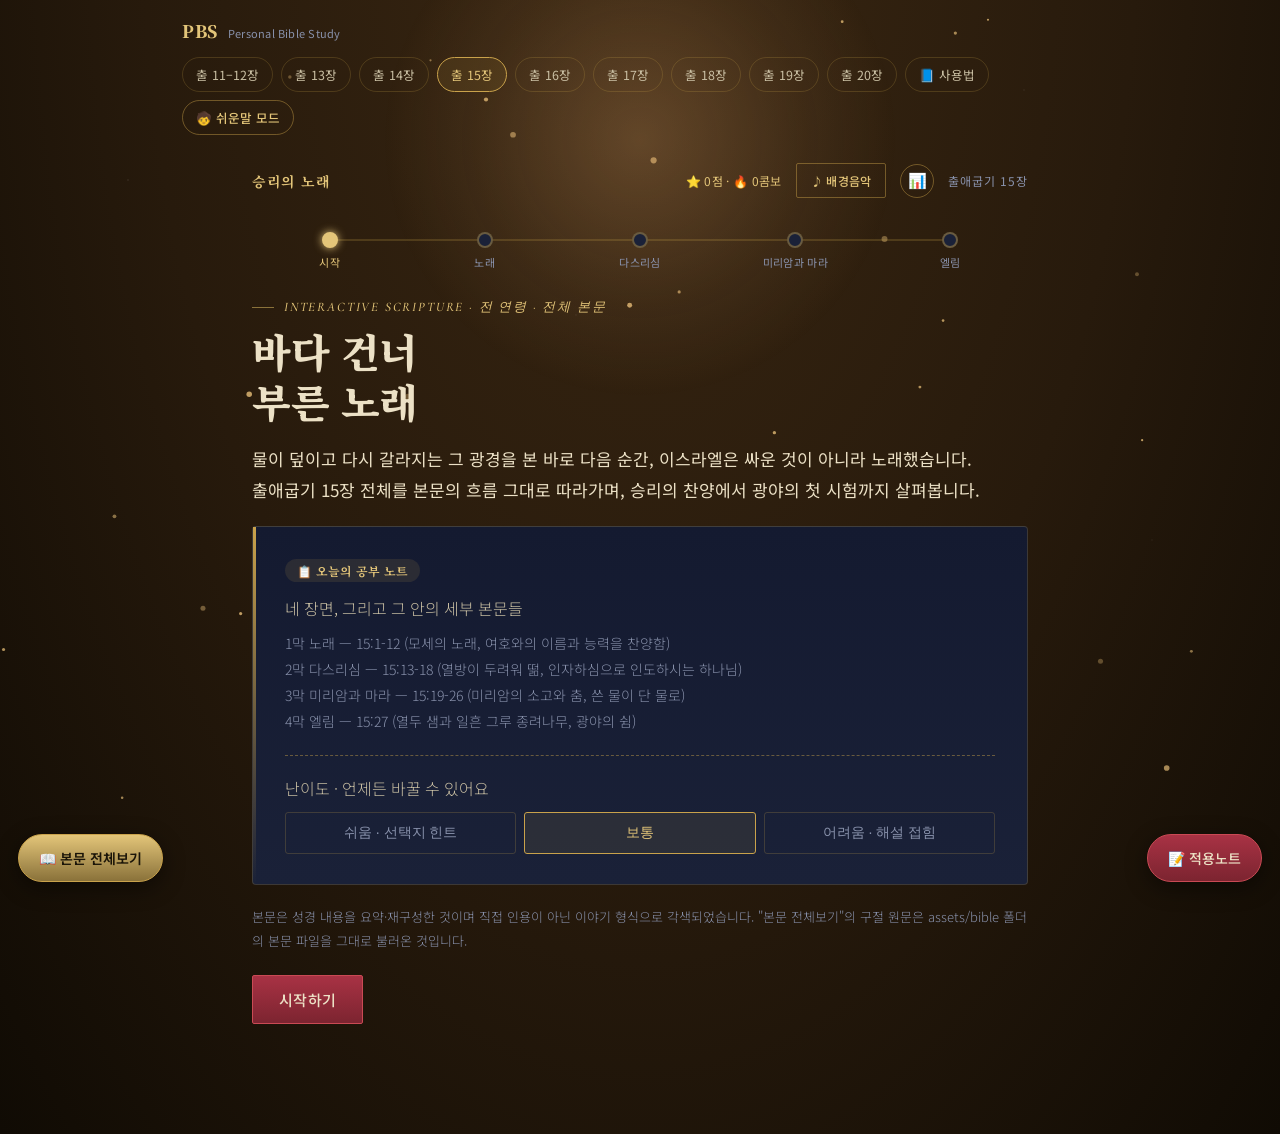
<file: chapters/exodus-15.html>
<!DOCTYPE html>
<html lang="ko">
<head>
<meta charset="UTF-8">
<meta name="viewport" content="width=device-width, initial-scale=1.0">
<title>바다 건너 부른 노래 — 출애굽기 15장</title>
<meta name="description" content="출애굽기 15장을 초등학생도 이해할 수 있게 풀어주는 인터랙티브 성경 공부. 모세의 노래, 미리암의 춤, 마라와 엘림까지.">
<link rel="preconnect" href="https://fonts.googleapis.com">
<link href="https://fonts.googleapis.com/css2?family=Noto+Serif+KR:wght@400;600;700;900&family=Noto+Sans+KR:wght@300;400;500;700&family=Cormorant+Garamond:ital,wght@0,500;1,500&display=swap" rel="stylesheet">
<link rel="stylesheet" href="../assets/pbs-theme.css">
<link rel="stylesheet" href="../assets/pbs-study.css">
</head>
<body>
<script src="../assets/pbs-nav.js"></script>
<script src="../assets/pbs-glossary.js"></script>
<script src="../assets/pbs-effects.js"></script>
<script src="../assets/pbs-debug.js"></script>
<script src="../assets/pbs-progress.js"></script>
<script src="../assets/pbs-engine.js"></script>
<script src="../assets/pbs-bible.js"></script>
<script src="../data/exodus-15.js"></script>
<script>
  PBS_loadBibleText('../assets/bible/출애굽기15장.txt')
    .then(function(verses){
      window.EXODUS_15_DATA.chapters['15'].verses = verses;
    })
    .catch(function(err){
      console.error(err);
    })
    .then(function(){
      PBSStudy.init(window.EXODUS_15_DATA);
    });
</script>
</body>
</html>
</file>
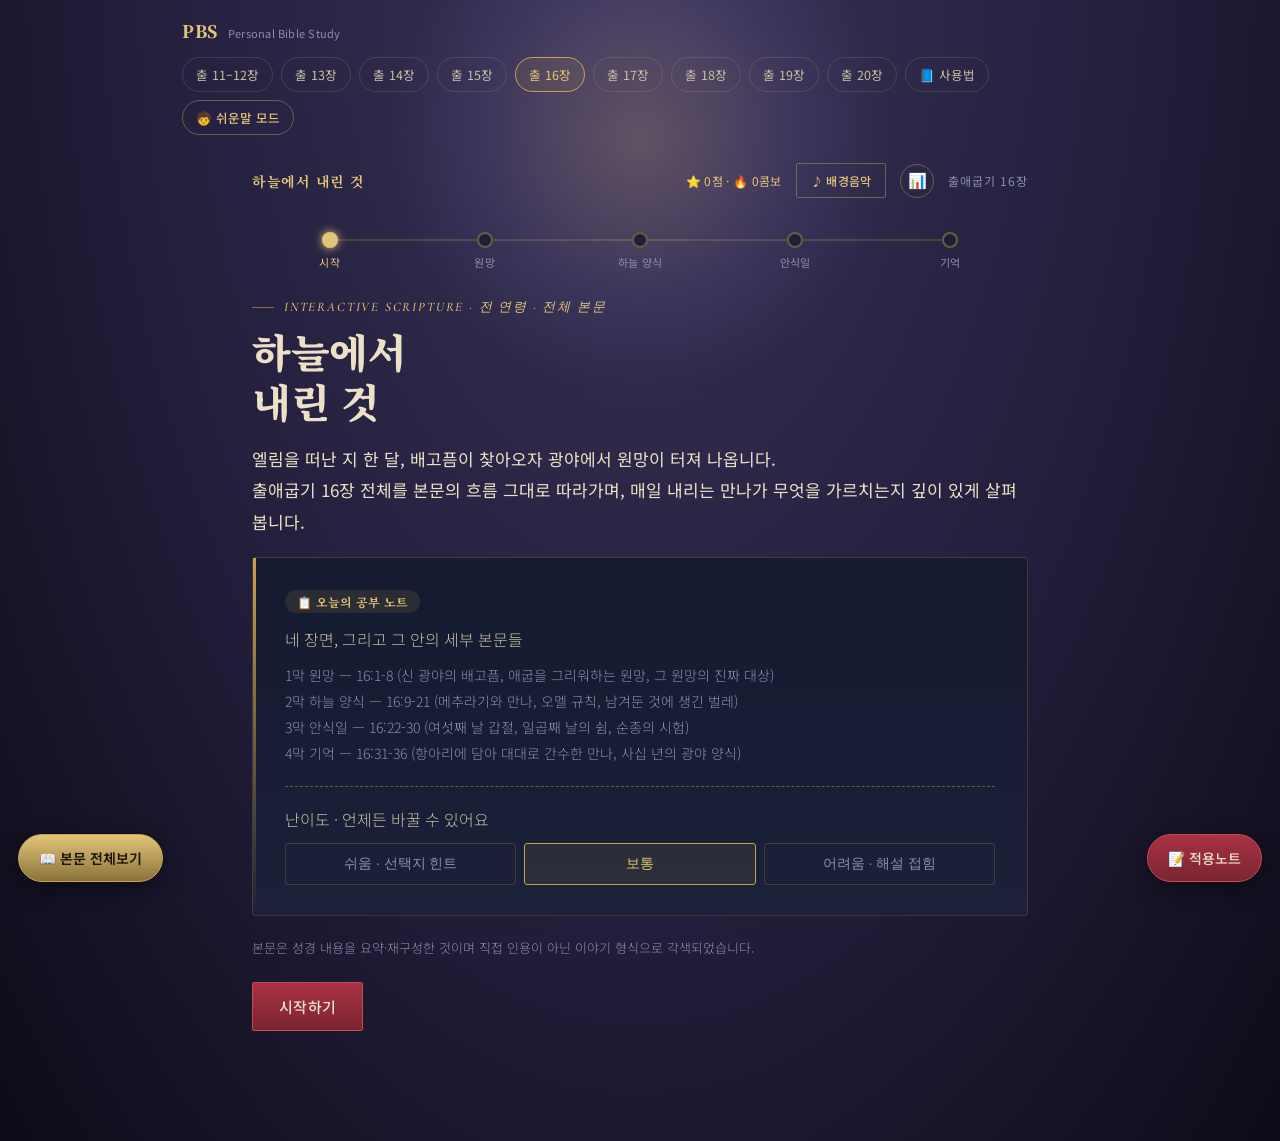
<file: chapters/exodus-16.html>
<!DOCTYPE html>
<html lang="ko">
<head>
<meta charset="UTF-8">
<meta name="viewport" content="width=device-width, initial-scale=1.0">
<title>하늘에서 내린 것 — 출애굽기 16장</title>
<meta name="description" content="출애굽기 16장을 초등학생도 이해할 수 있게 풀어주는 인터랙티브 성경 공부.">
<link rel="preconnect" href="https://fonts.googleapis.com">
<link href="https://fonts.googleapis.com/css2?family=Noto+Serif+KR:wght@400;600;700;900&family=Noto+Sans+KR:wght@300;400;500;700&family=Cormorant+Garamond:ital,wght@0,500;1,500&display=swap" rel="stylesheet">
<link rel="stylesheet" href="../assets/pbs-theme.css">
<link rel="stylesheet" href="../assets/pbs-study.css">
</head>
<body>
<script src="../assets/pbs-nav.js"></script>
<script src="../assets/pbs-glossary.js"></script>
<script src="../assets/pbs-effects.js"></script>
<script src="../assets/pbs-debug.js"></script>
<script src="../assets/pbs-progress.js"></script>
<script src="../assets/pbs-engine.js"></script>
<script src="../assets/pbs-bible.js"></script>
<script src="../data/exodus-16.js"></script>
<script>
  PBS_loadBibleText('../assets/bible/출애굽기16장.txt')
    .then(function(verses){ window.EXODUS_16_DATA.chapters['16'].verses = verses; })
    .catch(function(err){ console.error(err); })
    .then(function(){ PBSStudy.init(window.EXODUS_16_DATA); });
</script>
</body>
</html>
</file>
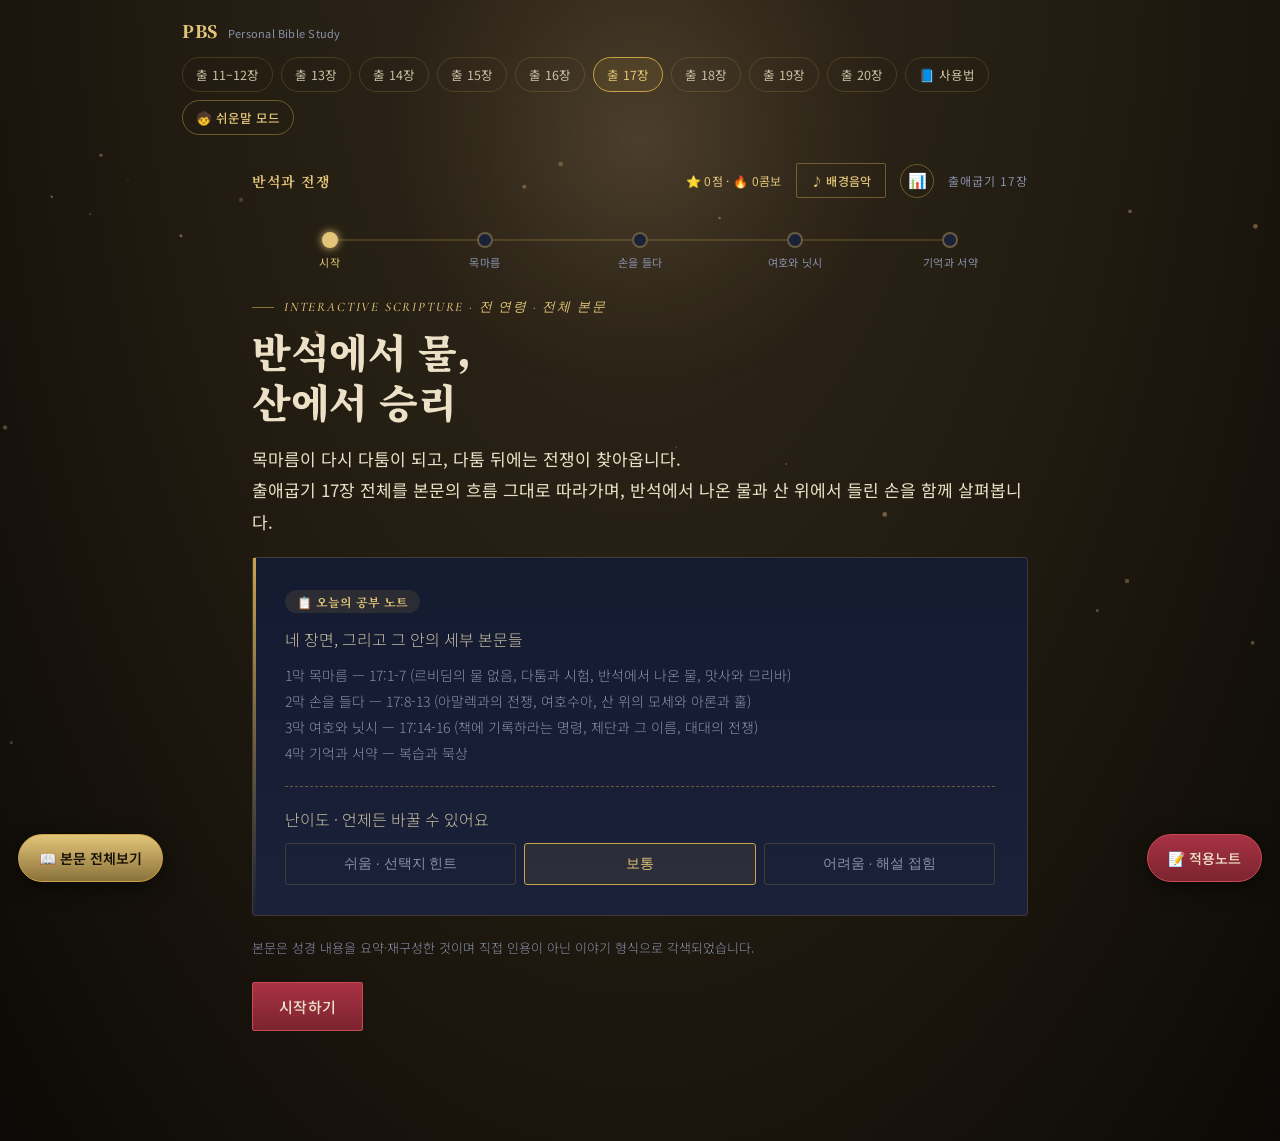
<file: chapters/exodus-17.html>
<!DOCTYPE html>
<html lang="ko">
<head>
<meta charset="UTF-8">
<meta name="viewport" content="width=device-width, initial-scale=1.0">
<title>반석과 전쟁 — 출애굽기 17장</title>
<meta name="description" content="출애굽기 17장을 초등학생도 이해할 수 있게 풀어주는 인터랙티브 성경 공부. 반석에서 나온 물과 모세의 들린 손을 직접 체험해보세요.">
<link rel="preconnect" href="https://fonts.googleapis.com">
<link href="https://fonts.googleapis.com/css2?family=Noto+Serif+KR:wght@400;600;700;900&family=Noto+Sans+KR:wght@300;400;500;700&family=Cormorant+Garamond:ital,wght@0,500;1,500&display=swap" rel="stylesheet">
<link rel="stylesheet" href="../assets/pbs-theme.css">
<link rel="stylesheet" href="../assets/pbs-study.css">
</head>
<body>
<script src="../assets/pbs-nav.js"></script>
<script src="../assets/pbs-glossary.js"></script>
<script src="../assets/pbs-effects.js"></script>
<script src="../assets/pbs-debug.js"></script>
<script src="../assets/pbs-progress.js"></script>
<script src="../assets/pbs-engine.js"></script>
<script src="../assets/pbs-bible.js"></script>
<script src="../data/exodus-17.js"></script>
<script>
  PBS_loadBibleText('../assets/bible/출애굽기17장.txt')
    .then(function(verses){ window.EXODUS_17_DATA.chapters['17'].verses = verses; })
    .catch(function(err){ console.error(err); })
    .then(function(){ PBSStudy.init(window.EXODUS_17_DATA); });
</script>
</body>
</html>
</file>
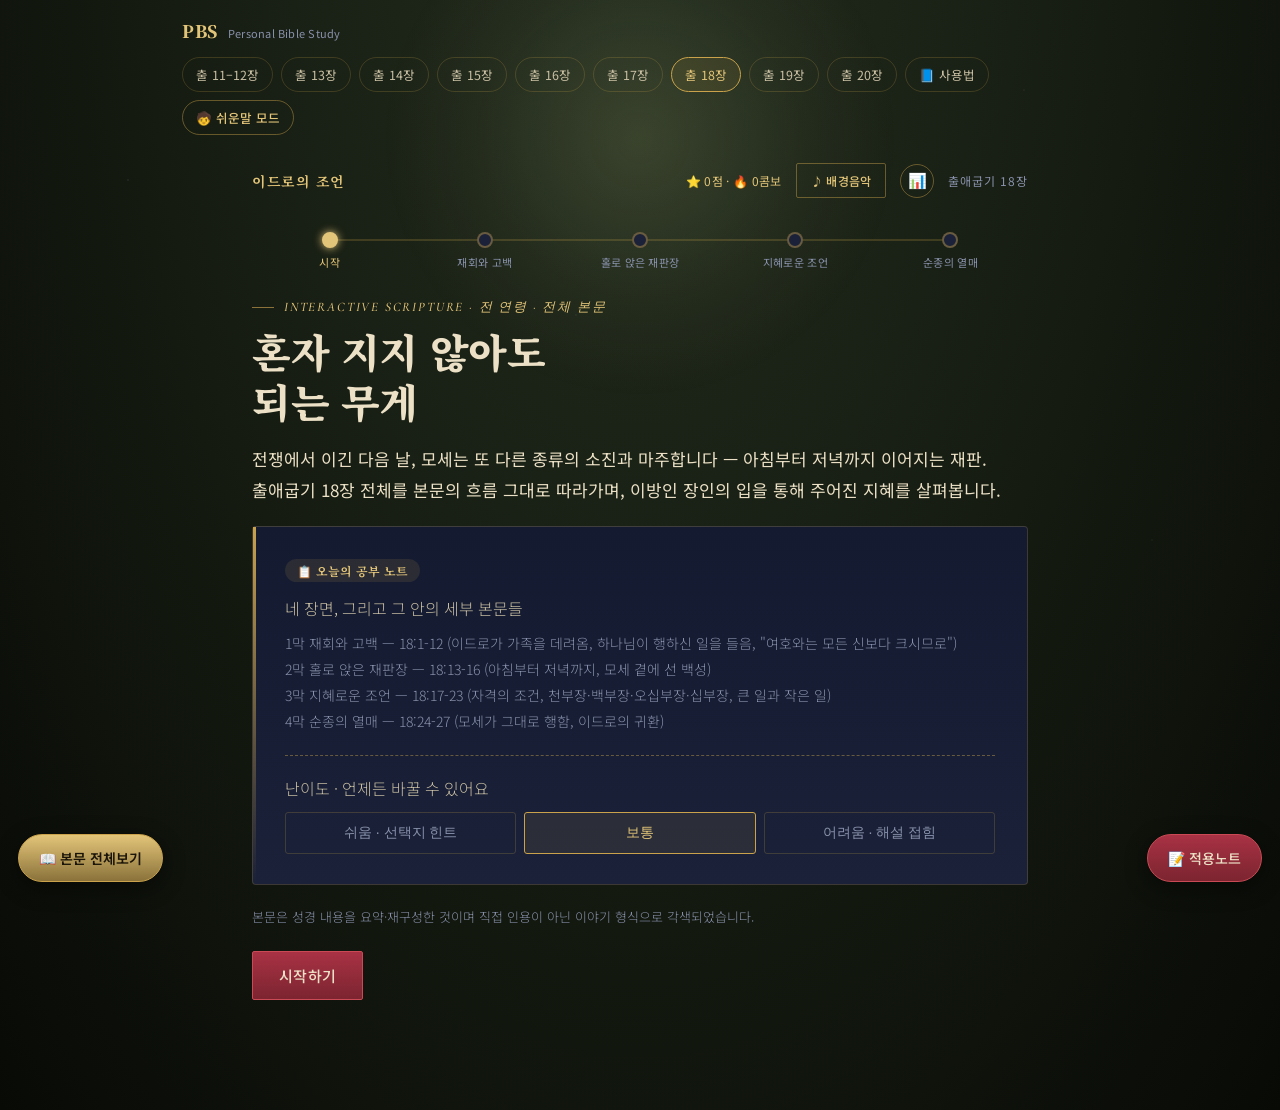
<file: chapters/exodus-18.html>
<!DOCTYPE html>
<html lang="ko">
<head>
<meta charset="UTF-8">
<meta name="viewport" content="width=device-width, initial-scale=1.0">
<title>이드로의 조언 — 출애굽기 18장</title>
<meta name="description" content="출애굽기 18장을 초등학생도 이해할 수 있게 풀어주는 인터랙티브 성경 공부. 이드로의 조언 적용 전과 후를 직접 비교해보세요.">
<link rel="preconnect" href="https://fonts.googleapis.com">
<link href="https://fonts.googleapis.com/css2?family=Noto+Serif+KR:wght@400;600;700;900&family=Noto+Sans+KR:wght@300;400;500;700&family=Cormorant+Garamond:ital,wght@0,500;1,500&display=swap" rel="stylesheet">
<link rel="stylesheet" href="../assets/pbs-theme.css">
<link rel="stylesheet" href="../assets/pbs-study.css">
</head>
<body>
<script src="../assets/pbs-nav.js"></script>
<script src="../assets/pbs-glossary.js"></script>
<script src="../assets/pbs-effects.js"></script>
<script src="../assets/pbs-debug.js"></script>
<script src="../assets/pbs-progress.js"></script>
<script src="../assets/pbs-engine.js"></script>
<script src="../assets/pbs-bible.js"></script>
<script src="../data/exodus-18.js"></script>
<script>
  PBS_loadBibleText('../assets/bible/출애굽기18장.txt')
    .then(function(verses){ window.EXODUS_18_DATA.chapters['18'].verses = verses; })
    .catch(function(err){ console.error(err); })
    .then(function(){ PBSStudy.init(window.EXODUS_18_DATA); });
</script>
</body>
</html>
</file>
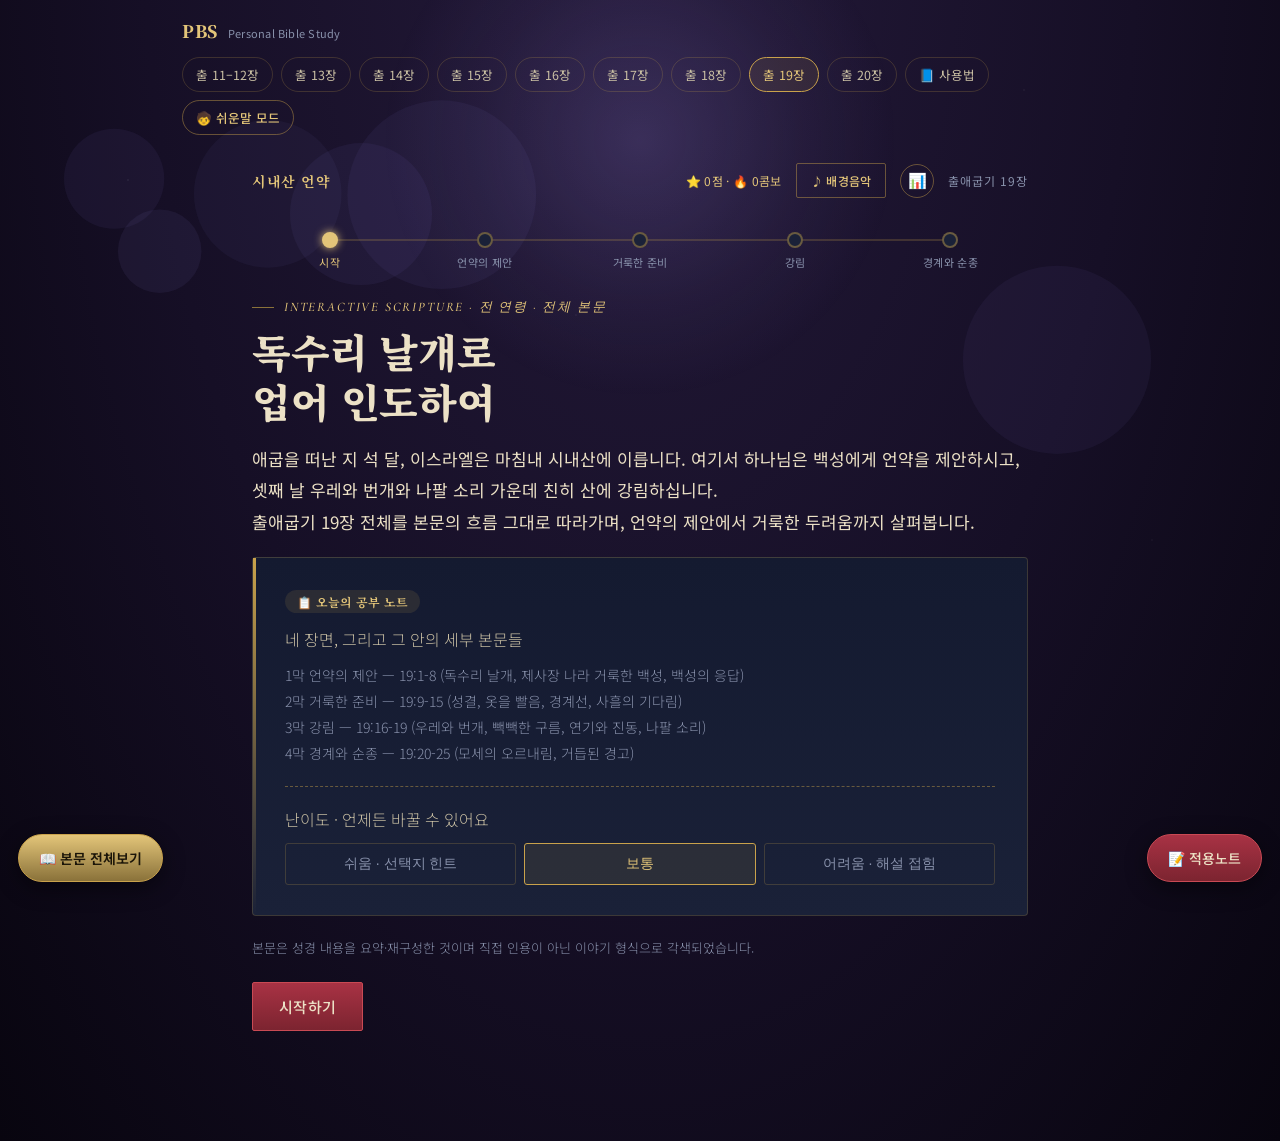
<file: chapters/exodus-19.html>
<!DOCTYPE html>
<html lang="ko">
<head>
<meta charset="UTF-8">
<meta name="viewport" content="width=device-width, initial-scale=1.0">
<title>시내산 언약 — 출애굽기 19장</title>
<meta name="description" content="출애굽기 19장을 초등학생도 이해할 수 있게 풀어주는 인터랙티브 성경 공부. 시내산의 경계선에 직접 다가가 보세요.">
<link rel="preconnect" href="https://fonts.googleapis.com">
<link href="https://fonts.googleapis.com/css2?family=Noto+Serif+KR:wght@400;600;700;900&family=Noto+Sans+KR:wght@300;400;500;700&family=Cormorant+Garamond:ital,wght@0,500;1,500&display=swap" rel="stylesheet">
<link rel="stylesheet" href="../assets/pbs-theme.css">
<link rel="stylesheet" href="../assets/pbs-study.css">
</head>
<body>
<script src="../assets/pbs-nav.js"></script>
<script src="../assets/pbs-glossary.js"></script>
<script src="../assets/pbs-effects.js"></script>
<script src="../assets/pbs-debug.js"></script>
<script src="../assets/pbs-progress.js"></script>
<script src="../assets/pbs-engine.js"></script>
<script src="../assets/pbs-bible.js"></script>
<script src="../data/exodus-19.js"></script>
<script>
  PBS_loadBibleText('../assets/bible/출애굽기19장.txt')
    .then(function(verses){ window.EXODUS_19_DATA.chapters['19'].verses = verses; })
    .catch(function(err){ console.error(err); })
    .then(function(){ PBSStudy.init(window.EXODUS_19_DATA); });
</script>
</body>
</html>
</file>
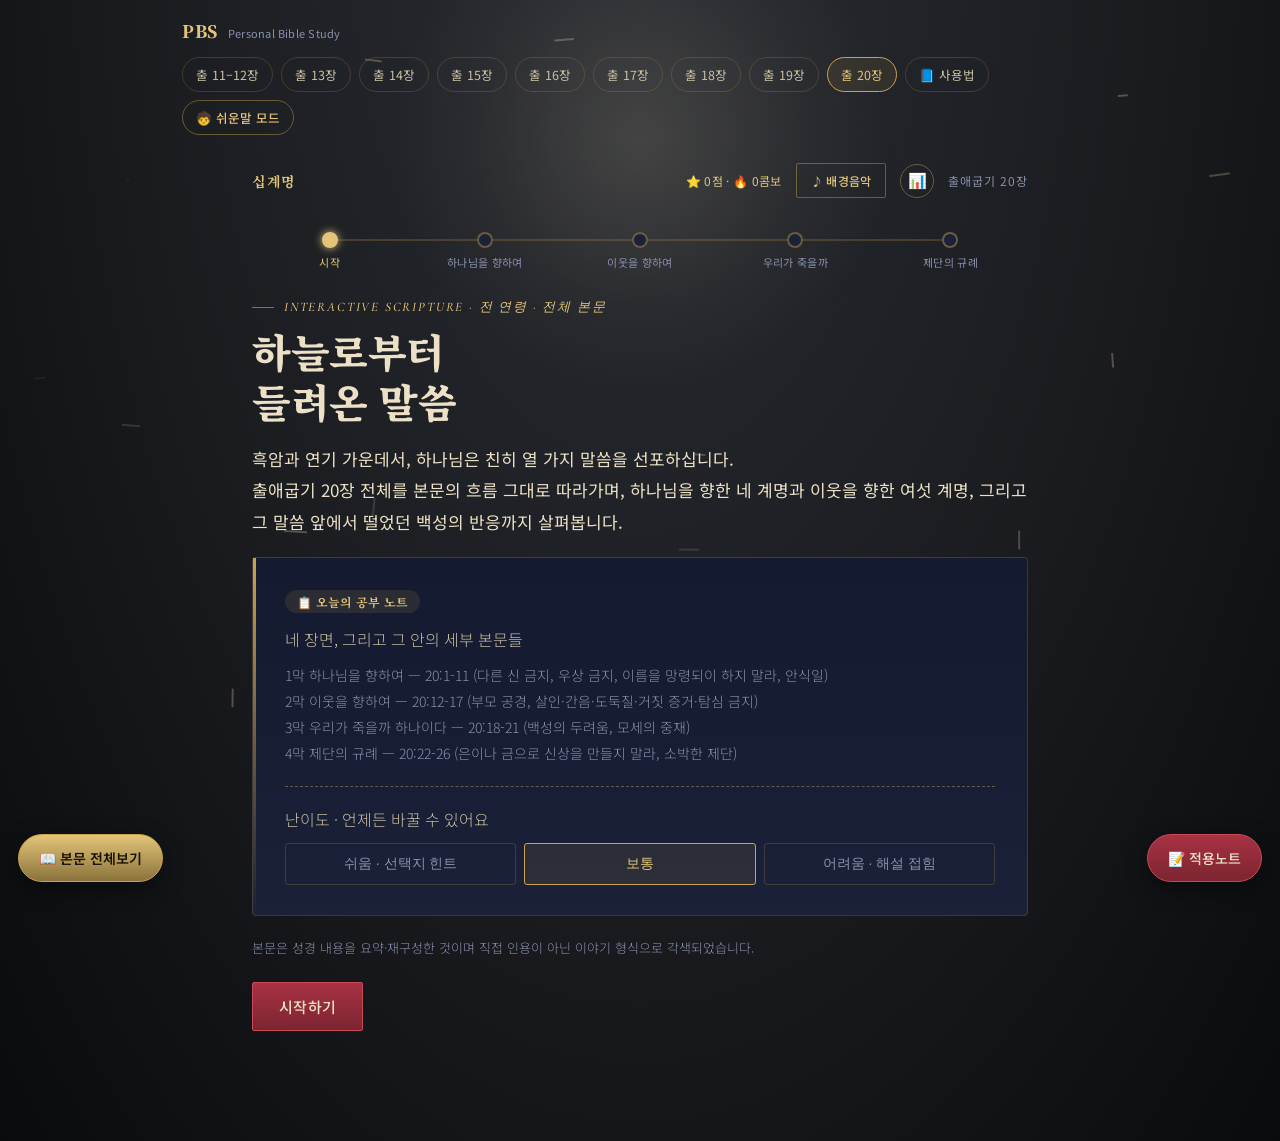
<file: chapters/exodus-20.html>
<!DOCTYPE html>
<html lang="ko">
<head>
<meta charset="UTF-8">
<meta name="viewport" content="width=device-width, initial-scale=1.0">
<title>십계명 — 출애굽기 20장</title>
<meta name="description" content="출애굽기 20장을 초등학생도 이해할 수 있게 풀어주는 인터랙티브 성경 공부. 백성과 모세 중 누가 더 가까이 다가갔는지 직접 비교해보세요.">
<link rel="preconnect" href="https://fonts.googleapis.com">
<link href="https://fonts.googleapis.com/css2?family=Noto+Serif+KR:wght@400;600;700;900&family=Noto+Sans+KR:wght@300;400;500;700&family=Cormorant+Garamond:ital,wght@0,500;1,500&display=swap" rel="stylesheet">
<link rel="stylesheet" href="../assets/pbs-theme.css">
<link rel="stylesheet" href="../assets/pbs-study.css">
</head>
<body>
<script src="../assets/pbs-nav.js"></script>
<script src="../assets/pbs-glossary.js"></script>
<script src="../assets/pbs-effects.js"></script>
<script src="../assets/pbs-debug.js"></script>
<script src="../assets/pbs-progress.js"></script>
<script src="../assets/pbs-engine.js"></script>
<script src="../assets/pbs-bible.js"></script>
<script src="../data/exodus-20.js"></script>
<script>
  PBS_loadBibleText('../assets/bible/출애굽기20장.txt')
    .then(function(verses){ window.EXODUS_20_DATA.chapters['20'].verses = verses; })
    .catch(function(err){ console.error(err); })
    .then(function(){ PBSStudy.init(window.EXODUS_20_DATA); });
</script>
</body>
</html>
</file>
<file: assets/pbs-theme.css>
/* ==========================================================================
   PBS shared theme — dark parchment / night-desert palette
   Used by index.html, exodus-11-12.html, exodus-13.html
   ========================================================================== */
:root{
  --night:#0a0d18; --night2:#0f1324;
  --panel:#141a30; --panel2:#1a2138;
  --blood:#7c2430; --blood-bright:#a83244; --blood-glow:#c94a54;
  --gold:#c9a24b; --gold-soft:#e3c579; --gold-dim:#8a723a;
  --sky:#3d6b8a; --sky-soft:#7fb3cf;
  --parchment:#ece1c6; --parchment-dim:#c9bfa3; --muted:#8891ab;
  --line: rgba(201,162,75,0.22); --line-strong: rgba(201,162,75,0.45);

  /* ambience (background gradient + lamp glow) — overridden per chapter theme below */
  --bg-top:#1a2140; --bg-mid:var(--night); --bg-bottom:#050710;
  --lamp-color: rgba(201,162,75,0.16); --lamp-color2: rgba(201,162,75,0.05);
}

/* ---------- per-chapter ambience themes ----------
   Each chapter opts in via PBSStudy.init({theme:'night'|'gold'|'sea'|'victory'|'dawn'|'battle'|'counsel'|'sinai'|'law'}),
   which adds body.theme-* — only the background/lamp glow (and starfield tint,
   set in JS) change; --gold/--blood stay put so quiz-correct/wrong colors and
   buttons stay consistent everywhere. */
body.theme-night{
  --bg-top:#241019; --bg-mid:#170a10; --bg-bottom:#050305;
  --lamp-color: rgba(169,50,68,0.20); --lamp-color2: rgba(169,50,68,0.05);
}
body.theme-gold{
  --bg-top:#332510; --bg-mid:#20170a; --bg-bottom:#0d0904;
  --lamp-color: rgba(230,180,90,0.22); --lamp-color2: rgba(230,180,90,0.06);
}
body.theme-sea{
  --bg-top:#0f2a38; --bg-mid:#0a1a26; --bg-bottom:#040c12;
  --lamp-color: rgba(90,170,205,0.22); --lamp-color2: rgba(90,170,205,0.05);
}
body.theme-victory{
  --bg-top:#3a2712; --bg-mid:#271a0c; --bg-bottom:#100b04;
  --lamp-color: rgba(230,170,110,0.26); --lamp-color2: rgba(230,170,110,0.07);
}
body.theme-dawn{
  --bg-top:#3a3358; --bg-mid:#241f3d; --bg-bottom:#0d0b18;
  --lamp-color: rgba(255,214,170,0.22); --lamp-color2: rgba(180,170,255,0.08);
}
body.theme-battle{
  --bg-top:#332a1c; --bg-mid:#201a10; --bg-bottom:#0c0906;
  --lamp-color: rgba(195,160,110,0.20); --lamp-color2: rgba(195,160,110,0.05);
}
body.theme-counsel{
  --bg-top:#232c1e; --bg-mid:#151b11; --bg-bottom:#080a06;
  --lamp-color: rgba(165,180,120,0.20); --lamp-color2: rgba(165,180,120,0.05);
}
body.theme-sinai{
  --bg-top:#241a3a; --bg-mid:#160f26; --bg-bottom:#08050f;
  --lamp-color: rgba(150,130,220,0.22); --lamp-color2: rgba(150,130,220,0.06);
}
body.theme-law{
  --bg-top:#2a2d33; --bg-mid:#1a1c20; --bg-bottom:#0a0b0d;
  --lamp-color: rgba(225,210,180,0.16); --lamp-color2: rgba(225,210,180,0.04);
}

/* ---------- fixed canvas backdrop (starfield / effects) ---------- */
.pbs-canvas-bg{
  position:fixed; inset:0; z-index:0; pointer-events:none; width:100%; height:100%;
}

/* ---------- shared top navigation ---------- */
.pbs-nav{
  position:relative; z-index:2;
  display:flex; align-items:center; justify-content:space-between; gap:14px; flex-wrap:wrap;
  max-width:760px; margin:0 auto; padding:18px 22px 0;
  font-family:'Noto Sans KR', sans-serif;
}
.pbs-nav .pbs-brand{
  display:flex; align-items:baseline; gap:10px; text-decoration:none;
  font-family:'Noto Serif KR', serif; font-weight:900; font-size:17px;
  color:var(--gold-soft); letter-spacing:0.04em;
}
.pbs-nav .pbs-brand small{
  font-family:'Noto Sans KR', sans-serif; font-weight:400; font-size:11px;
  color:var(--muted); letter-spacing:0.02em;
}
.pbs-nav .pbs-brand:hover{ color:var(--gold); }
.pbs-nav-links{ display:flex; gap:8px; flex-wrap:wrap; align-items:center; }
.pbs-nav-link{
  font-size:12.5px; color:var(--parchment-dim); text-decoration:none;
  border:1px solid var(--line); border-radius:20px; padding:7px 13px;
  transition:all .2s ease; white-space:nowrap;
}
.pbs-nav-link:hover{ border-color:var(--gold-dim); color:var(--parchment); background:rgba(201,162,75,0.08); }
.pbs-nav-link.current{ border-color:var(--gold); color:var(--gold-soft); background:rgba(201,162,75,0.1); }
.pbs-nav-divider{ display:inline-block; width:1px; height:18px; background:var(--line-strong); margin:0 4px; align-self:center; }
.pbs-kids-toggle{
  font-size:12.5px; font-weight:500; cursor:pointer; border-radius:20px; padding:7px 13px;
  border:1px solid var(--line-strong); background:transparent; color:var(--gold-soft);
  font-family:'Noto Sans KR', sans-serif; transition:all .2s ease;
}
.pbs-kids-toggle:hover{ background:rgba(201,162,75,0.1); }
.pbs-kids-toggle.on{ background:linear-gradient(180deg, var(--gold-soft), var(--gold-dim)); color:#1a1408; border-color:var(--gold); }

/* ---------- glossary: inline clickable terms ---------- */
.gloss{
  color:var(--gold-soft); border-bottom:1px dashed var(--gold-dim);
  cursor:help; padding:0 1px; transition:color .15s ease;
}
.gloss:hover, .gloss:focus-visible{ color:var(--gold); background:rgba(201,162,75,0.1); }
.gloss-popover{
  position:fixed; z-index:200; max-width:300px; min-width:220px;
  background:linear-gradient(180deg, var(--panel), var(--night2));
  border:1px solid var(--gold-dim); border-radius:6px; padding:14px 16px;
  box-shadow:0 12px 34px rgba(0,0,0,0.55);
  font-family:'Noto Sans KR', sans-serif; font-size:13.5px; line-height:1.7; color:var(--parchment-dim);
  opacity:0; transform:translateY(6px); pointer-events:none; transition:opacity .18s ease, transform .18s ease;
}
.gloss-popover.show{ opacity:1; transform:translateY(0); pointer-events:auto; }
.gloss-popover .gp-term{
  font-family:'Noto Serif KR', serif; font-weight:700; color:var(--gold-soft); font-size:14.5px;
  display:flex; justify-content:space-between; align-items:center; margin-bottom:6px;
}
.gloss-popover .gp-close{ background:none; border:none; color:var(--muted); cursor:pointer; font-size:15px; line-height:1; padding:2px; }
.gloss-popover .gp-close:hover{ color:var(--gold-soft); }
.gloss-popover .gp-kids{
  margin-top:8px; padding-top:8px; border-top:1px dashed var(--line-strong);
  color:var(--gold-soft); font-size:13px;
}
.gloss-popover .gp-kids b{ color:var(--sky-soft); }

/* ---------- glossary full list (used inside text drawers) ---------- */
.gloss-list-item{ padding:12px 0; border-bottom:1px solid var(--line); }
.gloss-list-item:last-child{ border-bottom:none; }
.gloss-list-item .gl-term{ font-family:'Noto Serif KR',serif; color:var(--gold-soft); font-size:14.5px; margin-bottom:4px; }
.gloss-list-item .gl-def{ font-size:13px; color:var(--parchment-dim); line-height:1.7; }
.gloss-list-item .gl-kids{ font-size:12.5px; color:var(--sky-soft); margin-top:4px; }

/* ---------- kids-mode: simplified explanation blocks ---------- */
.kids-explain{
  display:none; margin:12px 0 0; padding:14px 16px;
  background:rgba(63,107,138,0.14); border:1px solid rgba(127,179,207,0.35); border-radius:6px;
  font-size:14px; line-height:1.8; color:var(--parchment);
}
.kids-explain .ke-tag{
  display:inline-block; font-family:'Noto Serif KR',serif; font-weight:700; font-size:12px;
  color:var(--sky-soft); background:rgba(127,179,207,0.15); border-radius:12px; padding:2px 10px; margin-bottom:8px;
}
body.kids-on .kids-explain{ display:block; animation:pbsFadeUp .4s ease; }
@keyframes pbsFadeUp{ from{opacity:0; transform:translateY(8px);} to{opacity:1; transform:translateY(0);} }

/* ---------- landing page chapter cards ---------- */
.pbs-hero{ text-align:center; padding:64px 22px 20px; position:relative; z-index:1; }
.pbs-hero .pbs-title{
  font-family:'Noto Serif KR', serif; font-weight:900; letter-spacing:0.02em;
  font-size:clamp(44px, 9vw, 88px); margin:0; line-height:1;
  background:linear-gradient(180deg, var(--gold-soft) 10%, var(--gold) 55%, var(--gold-dim) 100%);
  -webkit-background-clip:text; background-clip:text; color:transparent;
  text-shadow:0 0 60px rgba(201,162,75,0.25);
}
.pbs-hero .pbs-sub{ font-family:'Cormorant Garamond', serif; font-style:italic; font-size:19px; color:var(--parchment-dim); margin:14px 0 0; }
.pbs-hero .pbs-verse{ margin:20px auto 0; max-width:520px; font-size:14px; color:var(--muted); line-height:1.9; }

.pbs-cards{
  position:relative; z-index:1; max-width:920px; margin:40px auto 0; padding:0 22px 100px;
  display:grid; grid-template-columns:repeat(auto-fit, minmax(280px, 1fr)); gap:22px;
}
.pbs-card{
  position:relative; overflow:hidden; text-decoration:none; display:block;
  background:linear-gradient(180deg, var(--panel), var(--panel2));
  border:1px solid var(--line); border-radius:10px; padding:28px 26px;
  transition:transform .25s ease, border-color .25s ease, box-shadow .25s ease;
}
.pbs-card:hover{ transform:translateY(-4px); border-color:var(--gold-dim); box-shadow:0 18px 40px rgba(0,0,0,0.4); }
.pbs-card::before{
  content:''; position:absolute; top:0; left:0; width:4px; height:100%;
  background:linear-gradient(180deg, var(--gold), transparent);
}
.pbs-card .pc-eyebrow{
  font-family:'Cormorant Garamond', serif; font-style:italic; letter-spacing:0.1em; text-transform:uppercase;
  font-size:12px; color:var(--gold-soft); margin-bottom:8px;
}
.pbs-card .pc-title{ font-family:'Noto Serif KR',serif; font-weight:700; font-size:23px; color:var(--parchment); margin:0 0 10px; }
.pbs-card .pc-desc{ font-size:14px; line-height:1.8; color:var(--parchment-dim); margin:0 0 16px; }
.pbs-card .pc-meta{ display:flex; gap:8px; flex-wrap:wrap; }
.pbs-card .pc-chip{ font-size:11.5px; padding:4px 10px; border:1px solid var(--line-strong); border-radius:20px; color:var(--gold); }
.pbs-card .pc-cta{ margin-top:18px; font-size:13px; color:var(--gold-soft); display:flex; align-items:center; gap:6px; }
.pbs-card .pc-cta .arrow{ transition:transform .25s ease; }
.pbs-card:hover .pc-cta .arrow{ transform:translateX(5px); }
.pbs-card.soon{ opacity:0.55; cursor:default; }
.pbs-card.soon:hover{ transform:none; box-shadow:none; border-color:var(--line); }

.pbs-method{
  position:relative; z-index:1; max-width:760px; margin:10px auto 60px; padding:0 22px;
}
.pbs-method .pm-panel{
  background:linear-gradient(180deg, var(--panel) 0%, var(--panel2) 100%);
  border:1px solid var(--line); border-radius:8px; padding:26px 26px;
}
.pbs-method h3{ font-family:'Noto Serif KR',serif; color:var(--gold-soft); font-size:18px; margin:0 0 14px; }
.pbs-method .pm-steps{ display:grid; grid-template-columns:repeat(auto-fit, minmax(150px,1fr)); gap:16px; }
.pbs-method .pm-step{ font-size:13px; line-height:1.8; color:var(--parchment-dim); }
.pbs-method .pm-step b{ display:block; color:var(--parchment); font-family:'Noto Serif KR',serif; font-size:14.5px; margin-bottom:4px; }

/* ==========================================================================
   Responsive breakpoints — mobile (<601px) / tablet (601–1024px) / desktop (1025px+)
   Mobile-first base styles above already read fine down to ~360px; these
   tune the landing page (nav, hero, cards) for the other two bands.
   ========================================================================== */
@media (max-width:600px){
  .pbs-nav{ padding:14px 16px 0; }
  .pbs-hero{ padding:44px 18px 16px; }
}
@media (max-width:380px){
  .pbs-hero .pbs-title{ font-size:clamp(36px, 15vw, 52px); }
  .pbs-nav-link, .pbs-kids-toggle{ font-size:11.5px; padding:6px 10px; }
  .pbs-card{ padding:22px 18px; }
}
@media (min-width:601px) and (max-width:1024px){
  .pbs-nav, .pbs-cards, .pbs-method{ max-width:840px; }
  .pbs-hero{ padding:76px 22px 20px; }
}
@media (min-width:1025px){
  .pbs-nav, .pbs-cards, .pbs-method{ max-width:960px; }
  .pbs-hero{ padding:88px 22px 24px; }
  .pbs-cards{ grid-template-columns:repeat(auto-fit, minmax(300px, 1fr)); }
}
@media (prefers-reduced-motion: reduce){ .pbs-canvas-bg{ display:none; } }

/* ---------- shared debug overlay ---------- */
#pbsDebugPanel{
  position:fixed; left:10px; bottom:10px; z-index:999; width:300px; max-height:56vh;
  background:rgba(6,8,16,0.95); border:1px solid var(--gold-dim); border-radius:6px;
  padding:10px 12px; overflow-y:auto; box-shadow:0 10px 28px rgba(0,0,0,0.55);
  font-family:'Consolas','SFMono-Regular',monospace; font-size:11px; line-height:1.5;
}
.pbs-debug-header{ display:flex; justify-content:space-between; align-items:center; color:var(--gold-soft); font-weight:700; font-size:12px; margin-bottom:8px; letter-spacing:0.03em; }
.pbs-debug-header button{ background:none; border:none; color:var(--muted); cursor:pointer; font-size:13px; padding:2px 4px; }
.pbs-debug-header button:hover{ color:var(--gold-soft); }
.pbs-debug-section-tag{ color:var(--muted); text-transform:uppercase; letter-spacing:0.08em; font-size:10px; margin:6px 0 4px; }
#pbsDebugBody{ margin:0; white-space:pre-wrap; word-break:break-word; color:#9fd6ff; padding-bottom:8px; border-bottom:1px dashed var(--line); }
.pbs-debug-log{ margin:0; white-space:pre-wrap; word-break:break-word; color:#8891ab; max-height:140px; overflow-y:auto; }
@media (max-width:600px){ #pbsDebugPanel{ left:6px; bottom:6px; width:calc(100vw - 24px); max-height:40vh; } }
</file>
<file: assets/pbs-study.css>
/* ==========================================================================
   PBS shared study "game chrome" — panels, quiz choices, drawers, badges,
   progress map, etc. Extracted from the exodus-11-12 prototype so every
   future chapter (13, 14, 15, ...) can reuse it via pbs-engine.js instead
   of re-declaring ~300 lines of CSS per file.
   Requires pbs-theme.css to be loaded first (defines the color tokens).
   ========================================================================== */
*{box-sizing:border-box;}
html,body{margin:0;padding:0;}
body{
  background:radial-gradient(ellipse at 50% -10%, var(--bg-top) 0%, var(--bg-mid) 55%, var(--bg-bottom) 100%);
  color:var(--parchment); font-family:'Noto Sans KR', sans-serif;
  min-height:100vh; overflow-x:hidden; position:relative;
}
body::before{
  content:''; position:fixed; inset:0;
  background-image:
    radial-gradient(1px 1px at 10% 20%, rgba(255,255,255,0.35), transparent),
    radial-gradient(1px 1px at 80% 10%, rgba(255,255,255,0.25), transparent),
    radial-gradient(1px 1px at 60% 70%, rgba(255,255,255,0.2), transparent),
    radial-gradient(1px 1px at 30% 85%, rgba(255,255,255,0.3), transparent),
    radial-gradient(1px 1px at 90% 60%, rgba(255,255,255,0.2), transparent),
    radial-gradient(1px 1px at 45% 35%, rgba(255,255,255,0.25), transparent);
  pointer-events:none; opacity:0.5; z-index:0;
}
#lamp-glow{
  position:fixed; top:-120px; left:50%; transform:translateX(-50%);
  width:520px; height:520px; border-radius:50%;
  background:radial-gradient(circle, var(--lamp-color) 0%, var(--lamp-color2) 45%, transparent 70%);
  pointer-events:none; z-index:0; animation: flicker 5s ease-in-out infinite;
}
@keyframes flicker{
  0%,100%{opacity:1; transform:translateX(-50%) scale(1);}
  45%{opacity:0.85; transform:translateX(-50%) scale(0.97);}
  50%{opacity:1; transform:translateX(-50%) scale(1.02);}
  78%{opacity:0.9; transform:translateX(-50%) scale(0.99);}
}
.wrap{position:relative; z-index:1; max-width:760px; margin:0 auto; padding:14px 22px 90px;}
.stage{display:none; animation:fadeUp .7s ease both;}
.stage.active{display:block;}
@keyframes fadeUp{ from{opacity:0; transform:translateY(14px);} to{opacity:1; transform:translateY(0);} }

.eyebrow{
  font-family:'Cormorant Garamond', serif; font-style:italic; font-weight:500;
  letter-spacing:0.14em; text-transform:uppercase; font-size:13px; color:var(--gold-soft);
  display:flex; align-items:center; gap:10px; margin-bottom:10px;
}
.eyebrow::before{content:''; width:22px; height:1px; background:var(--gold-dim);}

h1.title{ font-family:'Noto Serif KR', serif; font-weight:900; font-size:40px; line-height:1.25; color:var(--parchment); margin:0 0 6px; letter-spacing:-0.01em; }
h2.section-title{ font-family:'Noto Serif KR', serif; font-weight:700; font-size:26px; color:var(--parchment); margin:0 0 14px; line-height:1.35; }
.verse-ref{ font-family:'Cormorant Garamond', serif; font-style:italic; font-size:15px; color:var(--gold); letter-spacing:0.02em; }
p{ line-height:1.85; color:var(--parchment-dim); font-weight:300; font-size:16px; }
.lede{ color:var(--parchment); font-size:17px; font-weight:400; }

.panel{ background:linear-gradient(180deg, var(--panel) 0%, var(--panel2) 100%); border:1px solid var(--line); border-radius:4px; padding:26px 24px; margin:20px 0; position:relative; }
.panel::before{ content:''; position:absolute; top:0; left:0; width:3px; height:100%; background:linear-gradient(180deg, var(--gold), transparent); }

.btn{ font-family:'Noto Sans KR', sans-serif; font-weight:500; font-size:15px; background:transparent; color:var(--gold-soft); border:1px solid var(--line-strong); border-radius:2px; padding:13px 26px; cursor:pointer; letter-spacing:0.02em; transition:all .25s ease; text-decoration:none; display:inline-block; }
.btn:hover{ background:rgba(201,162,75,0.1); border-color:var(--gold); }
.btn:focus-visible{ outline:2px solid var(--gold-soft); outline-offset:3px; }
.btn-primary{ background:linear-gradient(180deg, var(--blood-bright), var(--blood)); border:1px solid var(--blood-glow); color:var(--parchment); }
.btn-primary:hover{ filter:brightness(1.12); }
.btn-row{ display:flex; gap:12px; flex-wrap:wrap; margin-top:22px; align-items:center; }
.btn-small{ padding:9px 16px; font-size:13px; }

.choice{ display:block; width:100%; text-align:left; background:var(--panel2); border:1px solid var(--line); color:var(--parchment-dim); padding:16px 18px; margin:10px 0; border-radius:3px; cursor:pointer; font-family:'Noto Sans KR', sans-serif; font-size:15px; line-height:1.6; transition:all .2s ease; }
.choice:hover{ border-color:var(--gold-dim); background:#1d2540; color:var(--parchment); }
.choice:focus-visible{ outline:2px solid var(--gold-soft); outline-offset:2px; }
.choice.correct{ border-color:var(--gold); background:rgba(201,162,75,0.1); color:var(--gold-soft); animation:pbsGlowPulse 1s ease; }
.choice.wrong{ border-color:var(--blood-bright); background:rgba(124,36,48,0.18); color:#e3a8ae; animation:pbsShake .45s ease; }
.choice[disabled]{ cursor:default; }
@keyframes pbsShake{ 10%,90%{transform:translateX(-1px);} 20%,80%{transform:translateX(2px);} 30%,50%,70%{transform:translateX(-4px);} 40%,60%{transform:translateX(4px);} }
@keyframes pbsGlowPulse{ 0%{box-shadow:0 0 0 rgba(201,162,75,0);} 40%{box-shadow:0 0 18px rgba(201,162,75,0.55);} 100%{box-shadow:0 0 0 rgba(201,162,75,0);} }

.feedback{ margin-top:16px; padding:16px 18px; border-left:2px solid var(--gold); background:rgba(201,162,75,0.06); font-size:15px; line-height:1.75; color:var(--parchment); display:none; }
.feedback.show{ display:block; animation:fadeUp .4s ease; }
.feedback .meaning{ display:block; margin-top:12px; padding-top:12px; border-top:1px dashed var(--line-strong); color:var(--parchment-dim); font-style:normal; }
.feedback .meaning b{ color:var(--gold-soft); font-weight:500; }

/* explain-list: full right/wrong breakdown after answering — shows EVERY
   choice with its own explanation, not just the one the learner picked. */
.explain-list{ margin-top:14px; display:flex; flex-direction:column; gap:10px; }
.explain-item{ display:flex; gap:10px; padding:12px 14px; border-radius:4px; background:rgba(255,255,255,0.02); border:1px solid var(--line); }
.explain-item.is-correct{ border-color:var(--gold-dim); background:rgba(201,162,75,0.08); }
.explain-item.is-wrong{ border-color:rgba(124,36,48,0.4); background:rgba(124,36,48,0.06); }
.explain-item.is-neutral{ border-color:var(--line-strong); background:rgba(255,255,255,0.03); }
.explain-item .ei-mark{ flex:0 0 auto; font-size:15px; line-height:1.6; }
.explain-item .ei-body{ font-size:14px; line-height:1.75; }
.explain-item .ei-choice{ color:var(--parchment); font-weight:500; margin-bottom:3px; }
.explain-item.is-correct .ei-choice{ color:var(--gold-soft); }
.explain-item .ei-why{ color:var(--parchment-dim); font-weight:300; }
.explain-item .ei-picked{ display:inline-block; margin-left:6px; font-size:11px; padding:1px 8px; border-radius:10px; background:rgba(201,162,75,0.15); color:var(--gold-soft); }

.progress-track{ height:3px; background:var(--line); border-radius:2px; margin:26px 0 6px; overflow:hidden; }
.progress-fill{ height:100%; background:linear-gradient(90deg, var(--gold-dim), var(--gold-soft)); width:0%; transition:width .6s ease; }
.progress-label{ font-size:12px; color:var(--muted); letter-spacing:0.05em; }

.door-wrap{ display:flex; justify-content:center; margin:26px 0 10px; }
.door{ width:180px; height:230px; position:relative; }
.lintel{ position:absolute; top:0; left:-10px; right:-10px; height:16px; background:#3a2e1c; border-radius:2px; }
.post{ position:absolute; top:14px; bottom:0; width:14px; background:#3a2e1c; }
.post.left{ left:-10px; } .post.right{ right:-10px; }
.door-face{ position:absolute; top:14px; left:6px; right:6px; bottom:0; background:linear-gradient(180deg,#241a14,#1a130e); border:1px solid #3a2e1c; }
.daub{ position:absolute; width:26px; height:14px; border-radius:50% 50% 45% 45% / 60% 60% 40% 40%; background:radial-gradient(circle at 35% 30%, var(--blood-bright), var(--blood) 70%); box-shadow:0 0 14px rgba(169,50,68,0.55); opacity:0; transform:scale(0.6); transition:all .6s ease;}
.daub.show{ opacity:1; transform:scale(1); }
.daub.lintel-mark{ top:-14px; left:50%; margin-left:-13px; width:60px; height:12px; border-radius:8px; }
.daub.left-mark{ top:60px; left:-16px; }
.daub.right-mark{ top:60px; right:-16px; }

.step-dots{ display:flex; gap:6px; margin:18px 0 6px; flex-wrap:wrap; }
.dot{ width:8px; height:8px; border-radius:50%; background:var(--line-strong); }
.dot.done{ background:var(--gold); }
.dot.current{ background:var(--gold-soft); box-shadow:0 0 6px var(--gold-soft); }

.cine-line{ opacity:0; transform:translateY(8px); transition:all .8s ease; margin:14px 0; font-size:17px; color:var(--parchment); line-height:1.8; }
.cine-line.show{ opacity:1; transform:translateY(0); }
.cine-line .ref{ display:block; font-size:13px; color:var(--gold); margin-top:4px; }
.warn-box{ border:1px solid var(--line-strong); background:rgba(124,36,48,0.08); padding:18px 20px; margin:22px 0; font-size:14px; line-height:1.8; color:var(--parchment-dim); }
.warn-box b{ color:var(--gold-soft); }

textarea{ width:100%; min-height:100px; background:var(--panel2); border:1px solid var(--line); border-radius:3px; color:var(--parchment); font-family:'Noto Sans KR', sans-serif; font-size:15px; padding:14px 16px; line-height:1.7; resize:vertical; }
textarea:focus-visible{ outline:2px solid var(--gold-soft); outline-offset:2px; }

.legacy-card{ margin-top:22px; padding:24px; border:1px solid var(--gold-dim); background:linear-gradient(180deg, rgba(201,162,75,0.06), transparent); font-family:'Cormorant Garamond', serif; font-style:italic; font-size:19px; line-height:1.7; color:var(--gold-soft); display:none; }
.legacy-card.show{ display:block; animation:fadeUp .5s ease; }

.refs-summary{ display:flex; flex-wrap:wrap; gap:8px; margin-top:18px; }
.ref-chip{ font-size:12px; padding:6px 12px; border:1px solid var(--line-strong); border-radius:20px; color:var(--gold); }

.stage-tag{ font-size:12px; color:var(--muted); letter-spacing:0.08em; }
.music-btn{ font-size:12px; padding:8px 14px; }
.study-bar{ display:flex; justify-content:space-between; align-items:center; margin:6px 0 34px; gap:12px; flex-wrap:wrap; }

.app-field{ margin:22px 0; }
.app-field label{ display:block; font-family:'Noto Serif KR', serif; font-size:15px; color:var(--gold-soft); margin-bottom:8px; }
.app-field .hint{ display:block; font-size:12px; color:var(--muted); margin-bottom:8px; font-weight:300; }
.notes-divider{ height:1px; background:linear-gradient(90deg, var(--gold-dim), transparent); margin:24px 0; }
.chap-tabs{ display:flex; gap:8px; margin-bottom:18px; flex-wrap:wrap; }
.chap-tab{
  flex:1; background:transparent; border:1px solid var(--line);
  color:var(--muted); padding:11px 8px; border-radius:3px; cursor:pointer;
  font-family:'Noto Serif KR', serif; font-size:14px; transition:all .2s ease;
}
.chap-tab:hover{ border-color:var(--gold-dim); color:var(--parchment-dim); }
.chap-tab.active{ border-color:var(--gold); color:var(--gold-soft); background:rgba(201,162,75,0.1); }
.chap-tab:focus-visible{ outline:2px solid var(--gold-soft); outline-offset:2px; }
.chap-pane{ display:none; }
.chap-pane.active{ display:block; }

.notes-fab{
  position:fixed; right:18px; bottom:18px; z-index:70;
  background:linear-gradient(180deg, var(--blood-bright), var(--blood));
  border:1px solid var(--blood-glow); color:var(--parchment);
  padding:13px 20px; border-radius:30px; cursor:pointer;
  font-family:'Noto Sans KR',sans-serif; font-size:14px; font-weight:500;
  box-shadow:0 6px 22px rgba(0,0,0,0.45);
  transition:transform .2s ease;
}
.notes-fab:hover{ transform:translateY(-2px); }
.notes-fab:focus-visible{ outline:2px solid var(--gold-soft); outline-offset:3px; }

.notes-overlay{
  position:fixed; inset:0; background:rgba(5,7,16,0.62); z-index:80;
  opacity:0; pointer-events:none; transition:opacity .3s ease;
}
.notes-overlay.show{ opacity:1; pointer-events:auto; }
.notes-drawer{
  position:fixed; top:0; right:0; bottom:0; width:440px; max-width:92vw;
  background:linear-gradient(180deg, var(--panel), var(--night2));
  border-left:1px solid var(--line-strong);
  padding:28px 24px 40px; overflow-y:auto;
  transform:translateX(100%); transition:transform .35s ease;
}
.notes-overlay.show .notes-drawer{ transform:translateX(0); }
.notes-header{ display:flex; justify-content:space-between; align-items:center; font-family:'Noto Serif KR',serif; font-size:18px; color:var(--gold-soft); margin-bottom:4px; }
.notes-close{ background:none; border:none; color:var(--muted); font-size:20px; cursor:pointer; line-height:1; padding:4px; }
.notes-close:hover{ color:var(--gold-soft); }
.notes-close:focus-visible{ outline:2px solid var(--gold-soft); }
@media (max-width:600px){ .notes-fab{ right:14px; bottom:14px; padding:11px 16px; font-size:13px; } }

.text-fab{
  position:fixed; left:18px; bottom:18px; z-index:70;
  background:linear-gradient(180deg, var(--gold-soft), var(--gold-dim));
  border:1px solid var(--gold); color:#1a1408;
  padding:13px 20px; border-radius:30px; cursor:pointer;
  font-family:'Noto Sans KR',sans-serif; font-size:14px; font-weight:600;
  box-shadow:0 6px 22px rgba(0,0,0,0.45);
  transition:transform .2s ease;
}
.text-fab:hover{ transform:translateY(-2px); }
.text-fab:focus-visible{ outline:2px solid var(--gold-soft); outline-offset:3px; }

.text-overlay{
  position:fixed; inset:0; background:rgba(5,7,16,0.62); z-index:80;
  opacity:0; pointer-events:none; transition:opacity .3s ease;
}
.text-overlay.show{ opacity:1; pointer-events:auto; }
.text-drawer{
  position:fixed; top:0; left:0; bottom:0; width:440px; max-width:92vw;
  background:linear-gradient(180deg, var(--panel), var(--night2));
  border-right:1px solid var(--line-strong);
  padding:28px 24px 40px; overflow-y:auto;
  transform:translateX(-100%); transition:transform .35s ease;
}
.text-overlay.show .text-drawer{ transform:translateX(0); }
.text-header{ display:flex; justify-content:space-between; align-items:center; font-family:'Noto Serif KR',serif; font-size:18px; color:var(--gold-soft); margin-bottom:4px; }

.verse-block{ margin:18px 0; padding-left:14px; border-left:2px solid var(--line); }
.verse-block .vnum{ font-family:'Cormorant Garamond', serif; font-style:italic; color:var(--gold); font-size:14px; display:block; margin-bottom:4px; }
.verse-block p{ margin:0; font-size:15px; line-height:1.8; }
.text-font-controls{ display:flex; gap:8px; align-items:center; margin-bottom:16px; }
.font-btn{ width:30px; height:30px; border-radius:50%; border:1px solid var(--line-strong); background:transparent; color:var(--gold-soft); cursor:pointer; font-size:13px; }
.font-btn:hover{ background:rgba(201,162,75,0.12); }
@media (max-width:600px){ .text-fab{ left:14px; bottom:14px; padding:11px 16px; font-size:13px; } }

.icon-btn{
  background:transparent; border:1px solid var(--line-strong); color:var(--gold-soft);
  border-radius:50%; width:34px; height:34px; cursor:pointer; font-size:15px;
  display:flex; align-items:center; justify-content:center; transition:all .2s ease;
}
.icon-btn:hover{ background:rgba(201,162,75,0.1); border-color:var(--gold); }
.icon-btn:focus-visible{ outline:2px solid var(--gold-soft); outline-offset:2px; }

.history-overlay{
  position:fixed; inset:0; background:rgba(5,7,16,0.68); z-index:90;
  display:flex; align-items:flex-start; justify-content:center;
  padding:20px; padding-top:calc(var(--nav-h, 70px) + 16px); overflow-y:auto;
  opacity:0; pointer-events:none; transition:opacity .25s ease;
}
.history-overlay.show{ opacity:1; pointer-events:auto; }
.history-modal{
  width:480px; max-width:100%; max-height:75vh; overflow-y:auto;
  background:linear-gradient(180deg, var(--panel), var(--night2));
  border:1px solid var(--line-strong); border-radius:6px; padding:26px 24px;
}
.history-item{ padding:14px 0; border-bottom:1px solid var(--line); }
.history-item:last-child{ border-bottom:none; }
.history-date{ font-family:'Noto Serif KR',serif; font-size:14px; color:var(--parchment); margin-bottom:4px; }
.history-stats{ font-size:13px; color:var(--gold-soft); }

.continue-banner{ border-color:var(--gold); }
.continue-banner .btn-row{ margin-top:16px; }

.score-hud{ font-size:12px; color:var(--gold-soft); letter-spacing:0.03em; white-space:nowrap; }

.progress-map{ display:flex; align-items:center; margin:0 0 28px; }
.map-node{
  display:flex; flex-direction:column; align-items:center; gap:6px; flex:1; position:relative;
  font-size:11px; color:var(--muted); letter-spacing:0.03em;
}
.map-node::before{
  content:''; position:absolute; top:7px; right:50%; width:100%; height:2px; background:var(--line);
  z-index:0;
}
.map-node:first-child::before{ display:none; }
.map-node .dot{ width:16px; height:16px; border-radius:50%; background:var(--panel2); border:2px solid var(--line-strong); z-index:1; }
.map-node.visited::before{ background:var(--gold-dim); }
.map-node.visited .dot{ background:var(--gold-dim); border-color:var(--gold); }
.map-node.current .dot{ background:var(--gold-soft); border-color:var(--gold-soft); box-shadow:0 0 8px var(--gold-soft); }
.map-node.current{ color:var(--gold-soft); }

.diff-row{ display:flex; gap:8px; }
.diff-btn{ flex:1; background:transparent; border:1px solid var(--line); color:var(--muted); padding:11px 8px; border-radius:3px; cursor:pointer; font-size:14px; transition:all .2s ease; }
.diff-btn:hover{ border-color:var(--gold-dim); color:var(--parchment-dim); }
.diff-btn.active{ border-color:var(--gold); color:var(--gold-soft); background:rgba(201,162,75,0.1); }

.study-card{ padding-top:22px; }
.study-card-tag{
  display:inline-block; font-family:'Noto Serif KR',serif; font-weight:700; font-size:12px;
  color:var(--gold-soft); background:rgba(201,162,75,0.12); border-radius:12px; padding:3px 12px; margin-bottom:12px;
}
.study-card-diff{ margin-top:20px; padding-top:18px; border-top:1px dashed var(--line-strong); }

.record-strip{ display:flex; flex-wrap:wrap; gap:8px; margin:14px 0 0; }
.record-chip{
  font-size:12.5px; font-weight:500; padding:6px 13px; border-radius:20px;
  border:1px solid var(--gold-dim); color:var(--gold-soft); background:rgba(201,162,75,0.1);
}
.record-chip.streak{ border-color:rgba(202,110,60,0.5); color:#e3a878; background:rgba(202,110,60,0.1); }

.trophy-row{ display:flex; gap:6px; flex-wrap:wrap; margin-top:10px; }
.trophy-badge{
  width:26px; height:26px; border-radius:50%; display:flex; align-items:center; justify-content:center;
  font-size:14px; border:1px solid var(--gold-dim); background:rgba(201,162,75,0.12);
}
.trophy-badge.locked{ border-color:var(--line); background:rgba(255,255,255,0.02); color:var(--muted); opacity:0.55; filter:grayscale(1); }

.flip-grid{ display:grid; grid-template-columns:repeat(auto-fill, minmax(84px,1fr)); gap:10px; margin:6px 0; }
.flip-card{
  aspect-ratio:3/4; border-radius:6px; cursor:pointer; position:relative;
  background:var(--panel2); border:1px solid var(--line);
  display:flex; align-items:center; justify-content:center;
  font-size:26px; color:var(--parchment-dim); transition:all .2s ease;
}
.flip-card:hover{ border-color:var(--gold-dim); }
.flip-card.up{ background:rgba(201,162,75,0.1); border-color:var(--gold); color:var(--gold-soft); flex-direction:column; gap:4px; }
.flip-card.up svg{ width:28px; height:28px; }
.flip-card.up img{ width:100%; height:60%; object-fit:cover; border-radius:4px; }
.flip-card.up .fc-label{ font-size:10.5px; color:var(--gold-soft); text-align:center; padding:0 4px; }
.flip-card.matched{ border-color:var(--gold); background:rgba(201,162,75,0.06); opacity:0.55; cursor:default; }
.flip-card.wrong{ border-color:var(--blood-bright); animation:pbsShake .4s ease; }
.flip-card[disabled]{ pointer-events:none; }

.celebration-modal{ position:relative; overflow:hidden; text-align:center; }
.badge-chip{ display:inline-block; background:rgba(201,162,75,0.12); border:1px solid var(--gold-dim); border-radius:20px; padding:6px 14px; margin:4px; font-size:13px; color:var(--gold-soft); }
.badge-row{ display:flex; gap:12px; align-items:center; padding:12px 0; border-bottom:1px solid var(--line); }
.badge-row:last-child{ border-bottom:none; }
.badge-row.locked{ opacity:0.4; }
.badge-icon{ font-size:22px; }
.badge-name{ font-family:'Noto Serif KR',serif; color:var(--parchment); font-size:15px; }

.match-grid{ display:grid; grid-template-columns:1fr 1fr; gap:10px; margin-bottom:6px; }
.match-col{ display:flex; flex-direction:column; gap:8px; }
.match-card{ background:var(--panel2); border:1px solid var(--line); color:var(--parchment-dim); padding:10px 12px; border-radius:3px; cursor:pointer; font-size:13px; text-align:left; line-height:1.4; transition:all .15s ease; }
.match-card:hover{ border-color:var(--gold-dim); }
.match-card.selected{ border-color:var(--gold); background:rgba(201,162,75,0.12); }
.match-card.matched{ border-color:var(--gold); background:rgba(201,162,75,0.06); color:var(--gold-soft); opacity:0.7; cursor:default; }

details.meaning-details{ margin-top:12px; padding-top:12px; border-top:1px dashed var(--line-strong); }
details.meaning-details summary{ cursor:pointer; color:var(--gold-soft); font-weight:500; }
details.meaning-details .meaning-body{ margin-top:8px; color:var(--parchment-dim); }
.app-preview{ display:none; margin-top:18px; padding:22px; background:#0e1224; border:1px solid var(--line-strong); border-radius:3px; white-space:pre-wrap; font-family:'Noto Sans KR', sans-serif; font-size:14px; line-height:1.9; color:var(--parchment-dim); }
.app-preview.show{ display:block; animation:fadeUp .4s ease; }
.copy-status{ font-size:13px; color:var(--gold-soft); margin-left:4px; }

.next-chapter-card{
  margin:26px 0; padding:24px; border:1px solid var(--gold-dim); border-radius:6px;
  background:linear-gradient(135deg, rgba(201,162,75,0.1), transparent);
  display:flex; align-items:center; justify-content:space-between; gap:16px; flex-wrap:wrap;
}
.next-chapter-card .nc-eyebrow{ font-family:'Cormorant Garamond',serif; font-style:italic; color:var(--gold-soft); font-size:12px; letter-spacing:0.08em; text-transform:uppercase; margin-bottom:4px; }
.next-chapter-card .nc-title{ font-family:'Noto Serif KR',serif; color:var(--parchment); font-size:19px; }
.next-chapter-card .nc-arrow{ font-size:24px; color:var(--gold); transition:transform .25s ease; }
.next-chapter-card:hover .nc-arrow{ transform:translateX(6px); }

/* ---------- quiz kind: true/false ---------- */
.tf-row{ display:flex; gap:12px; margin-top:4px; }
.tf-btn{ flex:1; background:var(--panel2); border:1px solid var(--line); color:var(--parchment-dim); padding:20px 16px; border-radius:4px; cursor:pointer; font-family:'Noto Serif KR',serif; font-size:17px; font-weight:700; transition:all .2s ease; text-align:center; }
.tf-btn:hover{ border-color:var(--gold-dim); color:var(--parchment); }
.tf-btn.correct{ border-color:var(--gold); background:rgba(201,162,75,0.1); color:var(--gold-soft); animation:pbsGlowPulse 1s ease; }
.tf-btn.wrong{ border-color:var(--blood-bright); background:rgba(124,36,48,0.18); color:#e3a8ae; animation:pbsShake .45s ease; }
.tf-btn[disabled]{ cursor:default; }

/* ---------- quiz kind: fill-in-the-blank ---------- */
.blank-prompt{ font-size:16px; line-height:2; color:var(--parchment); background:var(--panel2); border:1px dashed var(--line-strong); border-radius:4px; padding:16px 18px; margin:4px 0 14px; }
.blank-prompt .blank-slot{ display:inline-block; min-width:64px; border-bottom:2px solid var(--gold); color:var(--gold-soft); text-align:center; padding:0 4px; }
.blank-row{ display:flex; gap:10px; flex-wrap:wrap; align-items:center; }
.quiz-input{ flex:1; min-width:160px; background:var(--panel2); border:1px solid var(--line); border-radius:3px; color:var(--parchment); padding:12px 14px; font-size:15px; font-family:'Noto Sans KR',sans-serif; }
.quiz-input:focus-visible{ outline:2px solid var(--gold-soft); outline-offset:2px; }
.quiz-input.correct{ border-color:var(--gold); }
.quiz-input.wrong{ border-color:var(--blood-bright); animation:pbsShake .45s ease; }
.hint-btn{ font-size:12px; color:var(--gold-soft); background:none; border:none; cursor:pointer; text-decoration:underline; padding:0; }
.hint-line{ font-size:13px; color:var(--sky-soft); margin-top:8px; display:none; }
.hint-line.show{ display:block; }

/* ---------- quiz kind: multi-select ---------- */
.msel-option{ display:flex; align-items:flex-start; gap:10px; background:var(--panel2); border:1px solid var(--line); color:var(--parchment-dim); padding:14px 16px; margin:8px 0; border-radius:3px; cursor:pointer; font-size:15px; line-height:1.6; transition:all .15s ease; }
.msel-option:hover{ border-color:var(--gold-dim); }
.msel-option input{ margin-top:3px; accent-color:var(--gold); width:16px; height:16px; flex:0 0 auto; }
.msel-option.picked{ border-color:var(--gold-dim); background:rgba(201,162,75,0.06); color:var(--parchment); }

/* ---------- quiz kind: ordering ---------- */
.order-pool{ display:flex; flex-wrap:wrap; gap:8px; margin:10px 0; }
.order-chip{ background:var(--panel2); border:1px solid var(--line); color:var(--parchment-dim); padding:10px 14px; border-radius:20px; cursor:pointer; font-size:13.5px; transition:all .15s ease; }
.order-chip:hover{ border-color:var(--gold-dim); color:var(--parchment); }
.order-chip[disabled]{ opacity:0.3; cursor:default; }
.order-list{ margin:16px 0; padding:0; list-style:none; display:flex; flex-direction:column; gap:8px; }
.order-list li{ background:rgba(201,162,75,0.06); border:1px solid var(--line-strong); border-radius:3px; padding:10px 14px; font-size:14px; color:var(--parchment); display:flex; gap:10px; align-items:center; }
.order-list li .order-num{ font-family:'Noto Serif KR',serif; color:var(--gold); font-weight:700; }
.order-list li.order-correct{ border-color:var(--gold); background:rgba(201,162,75,0.12); }
.order-list li.order-wrong{ border-color:var(--blood-bright); background:rgba(124,36,48,0.12); }
.order-list li .order-correct-note{ margin-left:auto; font-size:12px; color:var(--muted); }
.order-list li .order-item-text{ flex:1; }
.order-list li .order-item-controls{ display:flex; gap:4px; flex:0 0 auto; }
.order-move, .order-remove{
  background:transparent; border:1px solid var(--line-strong); color:var(--muted);
  border-radius:3px; width:26px; height:26px; cursor:pointer; font-size:11px; line-height:1;
  display:flex; align-items:center; justify-content:center; transition:all .15s ease;
}
.order-move:hover, .order-remove:hover{ border-color:var(--gold-dim); color:var(--parchment); }
.order-move[disabled]{ opacity:0.25; cursor:default; }
.order-remove:hover{ border-color:var(--blood-bright); color:#e3a8ae; }

/* ---------- takeaway / recap ---------- */
.takeaway-box{ margin:22px 0; padding:20px 22px; border:1px solid var(--gold); border-radius:6px; background:linear-gradient(135deg, rgba(201,162,75,0.12), rgba(201,162,75,0.02)); }
.takeaway-box .tw-tag{ font-family:'Cormorant Garamond',serif; font-style:italic; letter-spacing:0.08em; text-transform:uppercase; font-size:12px; color:var(--gold-soft); margin-bottom:8px; display:block; }
.takeaway-box .tw-text{ font-size:16px; line-height:1.85; color:var(--parchment); font-family:'Noto Serif KR',serif; }
.takeaway-box .tw-kids{ margin-top:10px; padding-top:10px; border-top:1px dashed var(--line-strong); font-size:13.5px; color:var(--sky-soft); }
.recap-item{ margin:14px 0; padding:16px 18px; background:var(--panel2); border:1px solid var(--line); border-radius:4px; }
.recap-item .recap-statement{ font-size:15px; color:var(--parchment); margin-bottom:10px; }

/* ---------- background music popover (real playlist, pick-your-track) ---------- */
.music-btn.is-playing{ border-color:var(--gold); color:var(--gold-soft); background:rgba(201,162,75,0.1); }
.bgm-popover{
  position:fixed; z-index:200; width:260px;
  background:linear-gradient(180deg, var(--panel), var(--night2));
  border:1px solid var(--gold-dim); border-radius:6px; padding:16px;
  box-shadow:0 12px 34px rgba(0,0,0,0.55);
  font-family:'Noto Sans KR', sans-serif;
  opacity:0; transform:translateY(6px); pointer-events:none; transition:opacity .18s ease, transform .18s ease;
}
.bgm-popover.show{ opacity:1; transform:translateY(0); pointer-events:auto; }
.bgm-header{ display:flex; justify-content:space-between; align-items:center; font-family:'Noto Serif KR',serif; font-weight:700; color:var(--gold-soft); font-size:14px; margin-bottom:10px; }
.bgm-tracklist{ display:flex; flex-direction:column; gap:4px; }
.bgm-track{ display:flex; align-items:center; gap:10px; padding:9px 10px; border-radius:4px; cursor:pointer; color:var(--parchment-dim); font-size:13.5px; transition:all .15s ease; }
.bgm-track:hover{ background:rgba(201,162,75,0.08); color:var(--parchment); }
.bgm-track.playing{ background:rgba(201,162,75,0.14); color:var(--gold-soft); }
.bgm-track-icon{ flex:0 0 auto; font-size:13px; }
.bgm-track-name{ overflow:hidden; text-overflow:ellipsis; white-space:nowrap; }
.bgm-controls{ display:flex; gap:8px; justify-content:center; margin-top:12px; padding-top:12px; border-top:1px solid var(--line); }
.bgm-error{ margin:10px 0 0; font-size:12px; color:#e3a8ae; text-align:center; }

/* pillar effect canvas (fire/cloud) — used by cinematic stages that opt in */
.pillar-wrap{ display:flex; justify-content:center; margin:22px 0; }
.pillar-canvas{ width:220px; height:260px; }
.pillar-toggle-row{ display:flex; gap:8px; justify-content:center; margin-top:10px; }

#fxCanvas{ z-index:150; position:fixed; }

/* ==========================================================================
   Responsive breakpoints — mobile (<601px) / tablet (601–1024px) / desktop (1025px+)
   ========================================================================== */
@media (max-width:600px){
  h1.title{ font-size:30px; } h2.section-title{ font-size:21px; } .wrap{ padding:12px 16px 70px; }
  .tf-row{ flex-direction:column; }
  .match-grid{ grid-template-columns:1fr; }
  .diff-row{ flex-wrap:wrap; }
  .diff-btn{ flex:1 1 30%; }
  .progress-map{ margin-bottom:20px; }
  .map-node{ font-size:9.5px; }
  .map-node .dot{ width:12px; height:12px; }
  .study-bar{ gap:8px; margin:4px 0 26px; }
  .score-hud{ font-size:11px; }
  .pillar-canvas{ width:180px; height:210px; }
  .history-modal, .celebration-modal{ padding:20px 18px; }
}
@media (max-width:380px){
  h1.title{ font-size:25px; } h2.section-title{ font-size:19px; }
  .panel{ padding:20px 16px; }
  .btn{ padding:12px 18px; font-size:14px; }
  .notes-fab, .text-fab{ padding:10px 14px; font-size:12.5px; }
}
@media (min-width:601px) and (max-width:1024px){
  .wrap{ max-width:680px; padding:18px 30px 90px; }
  h1.title{ font-size:36px; } h2.section-title{ font-size:24px; }
  .notes-drawer, .text-drawer{ width:420px; }
}
@media (min-width:1025px){
  .wrap{ max-width:840px; padding:22px 32px 110px; }
  .notes-drawer, .text-drawer{ width:460px; }
  .panel{ padding:30px 32px; }
  .match-grid{ gap:14px; }
  .pillar-canvas{ width:240px; height:280px; }
}
@media (prefers-reduced-motion: reduce){ *{ animation:none !important; transition:none !important; } }
</file>
